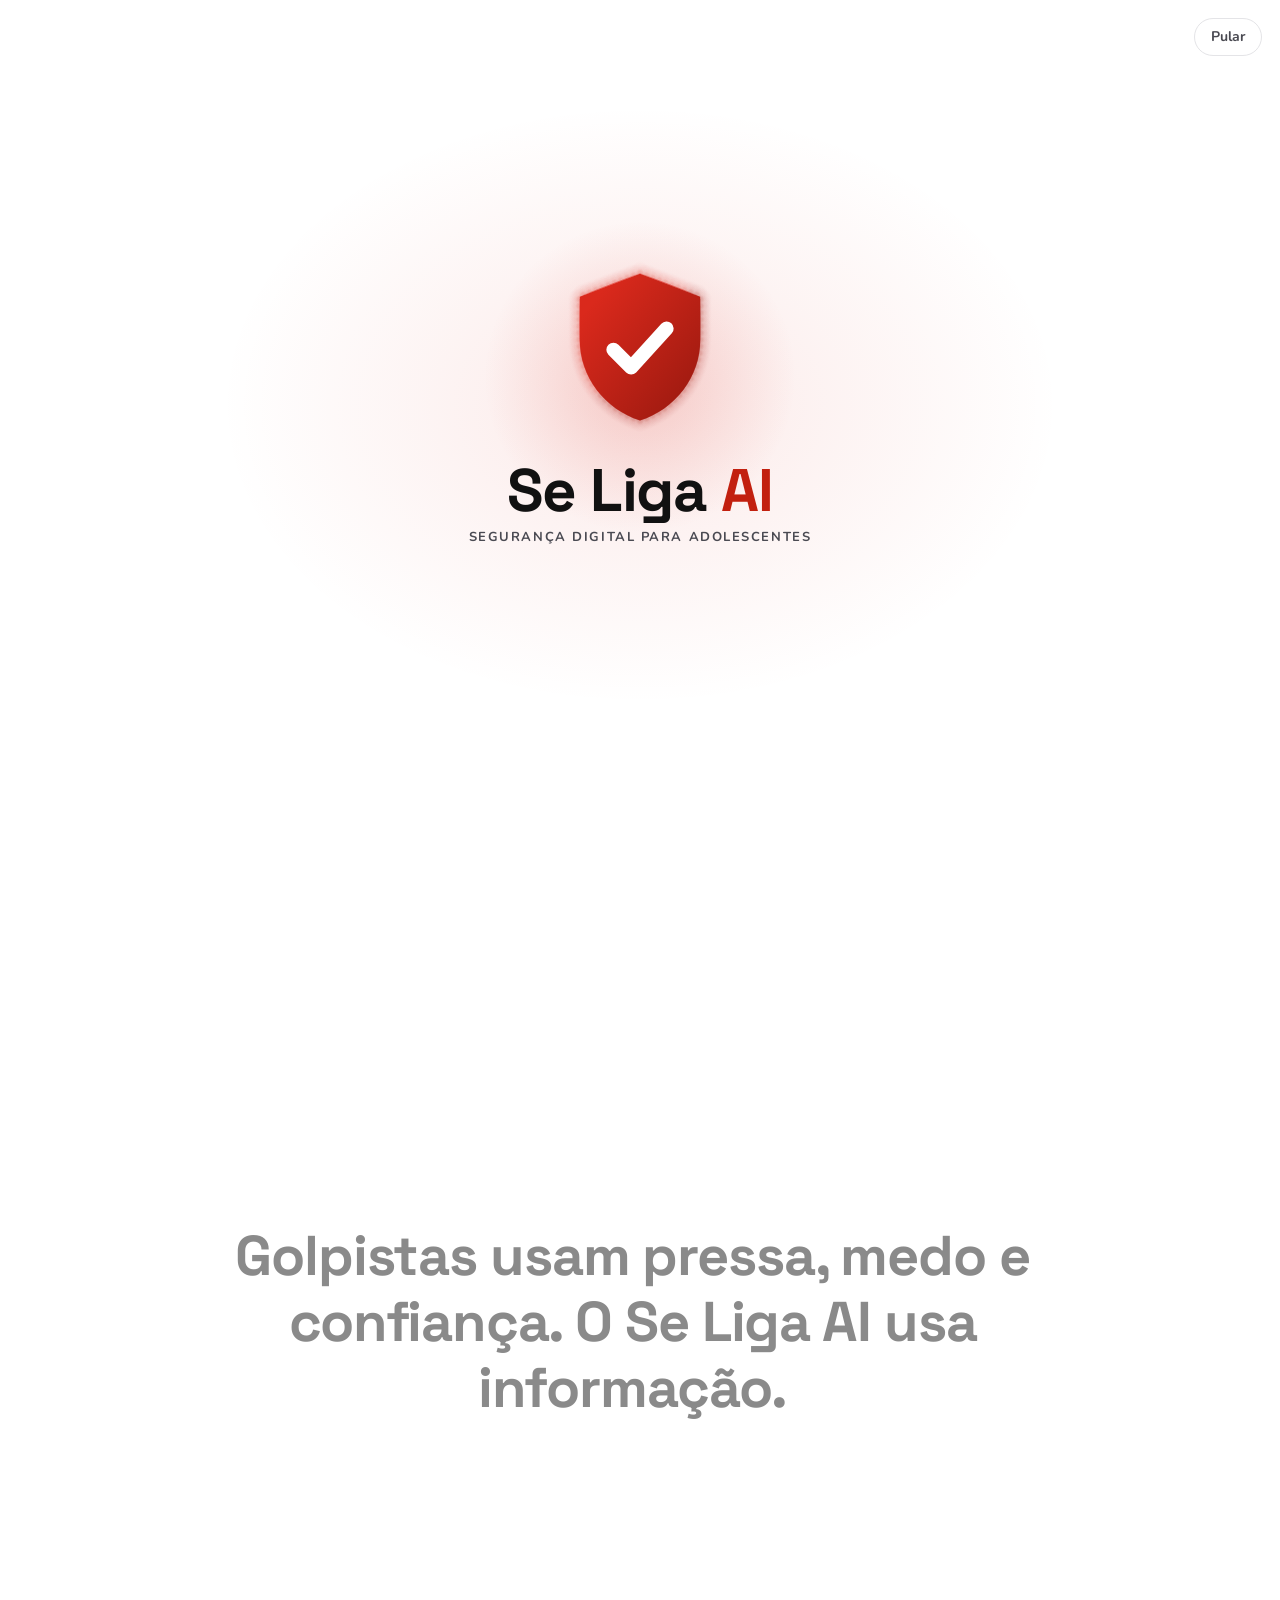
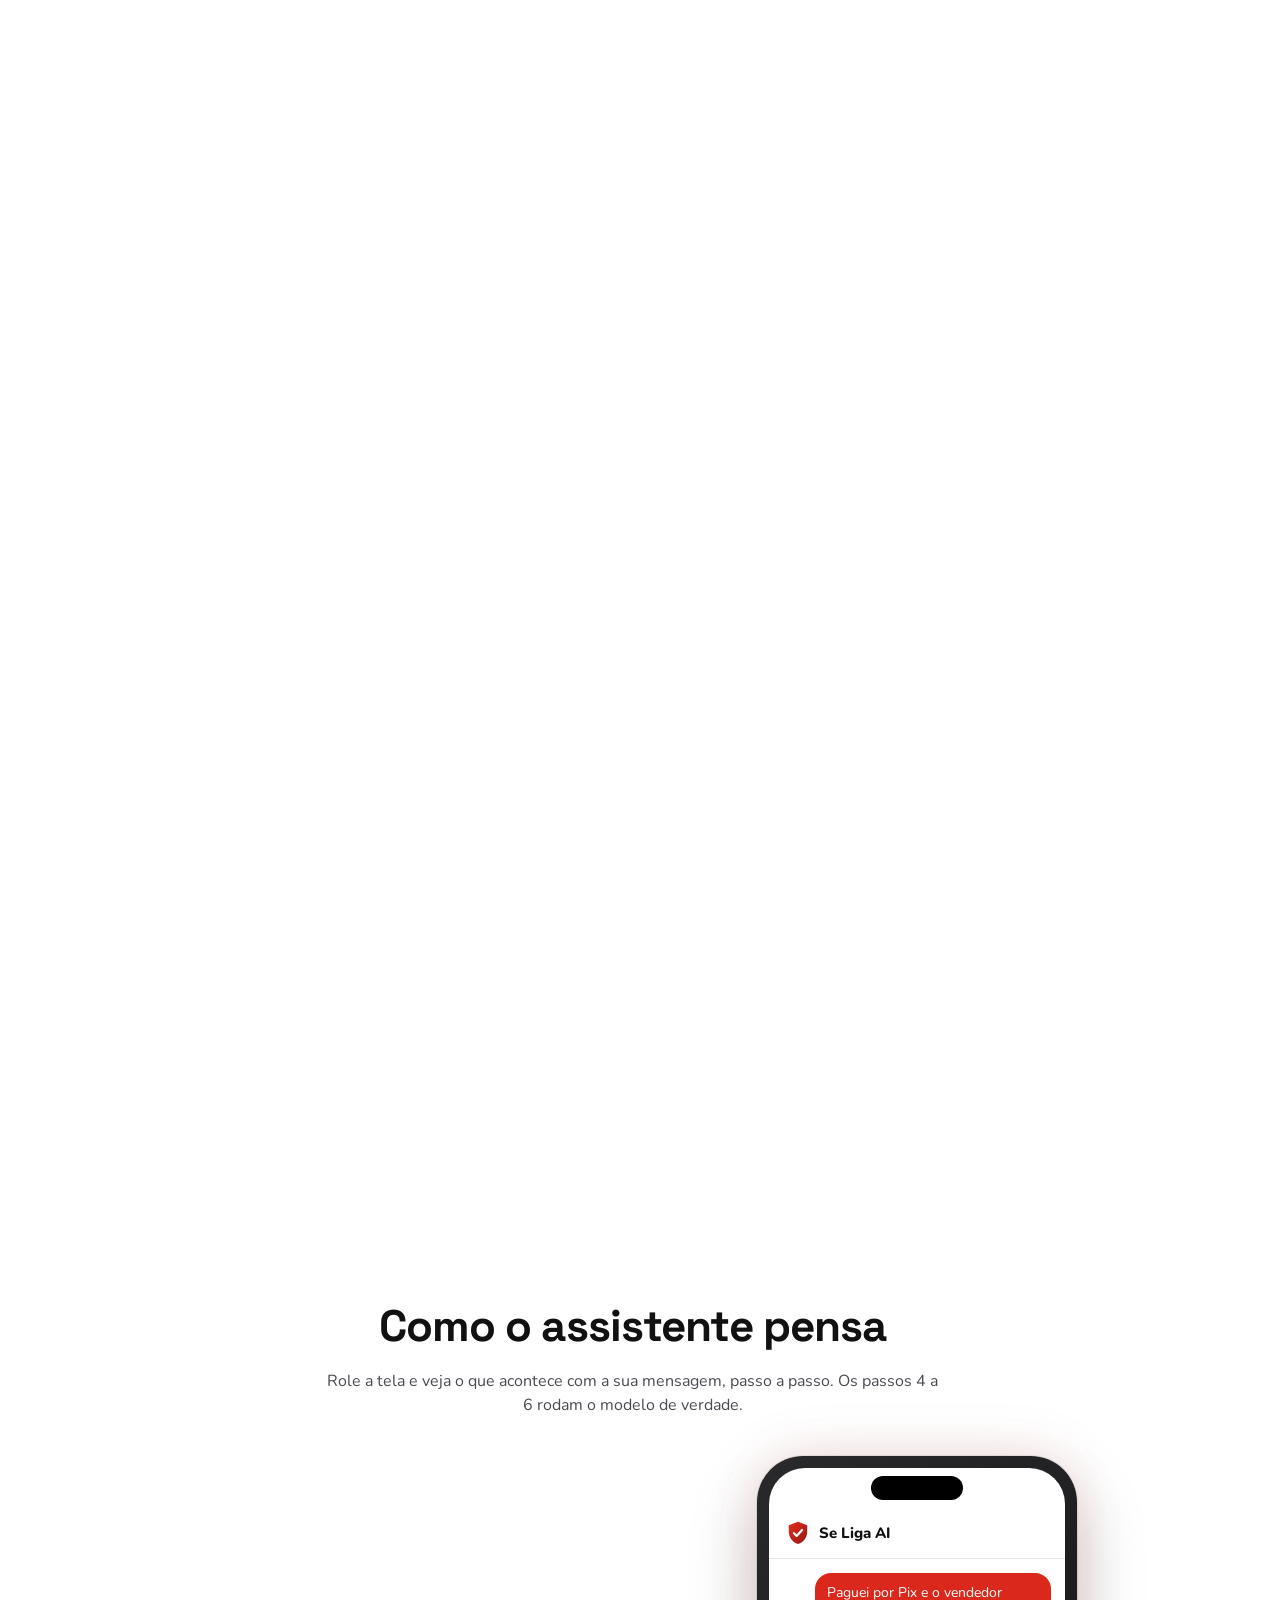
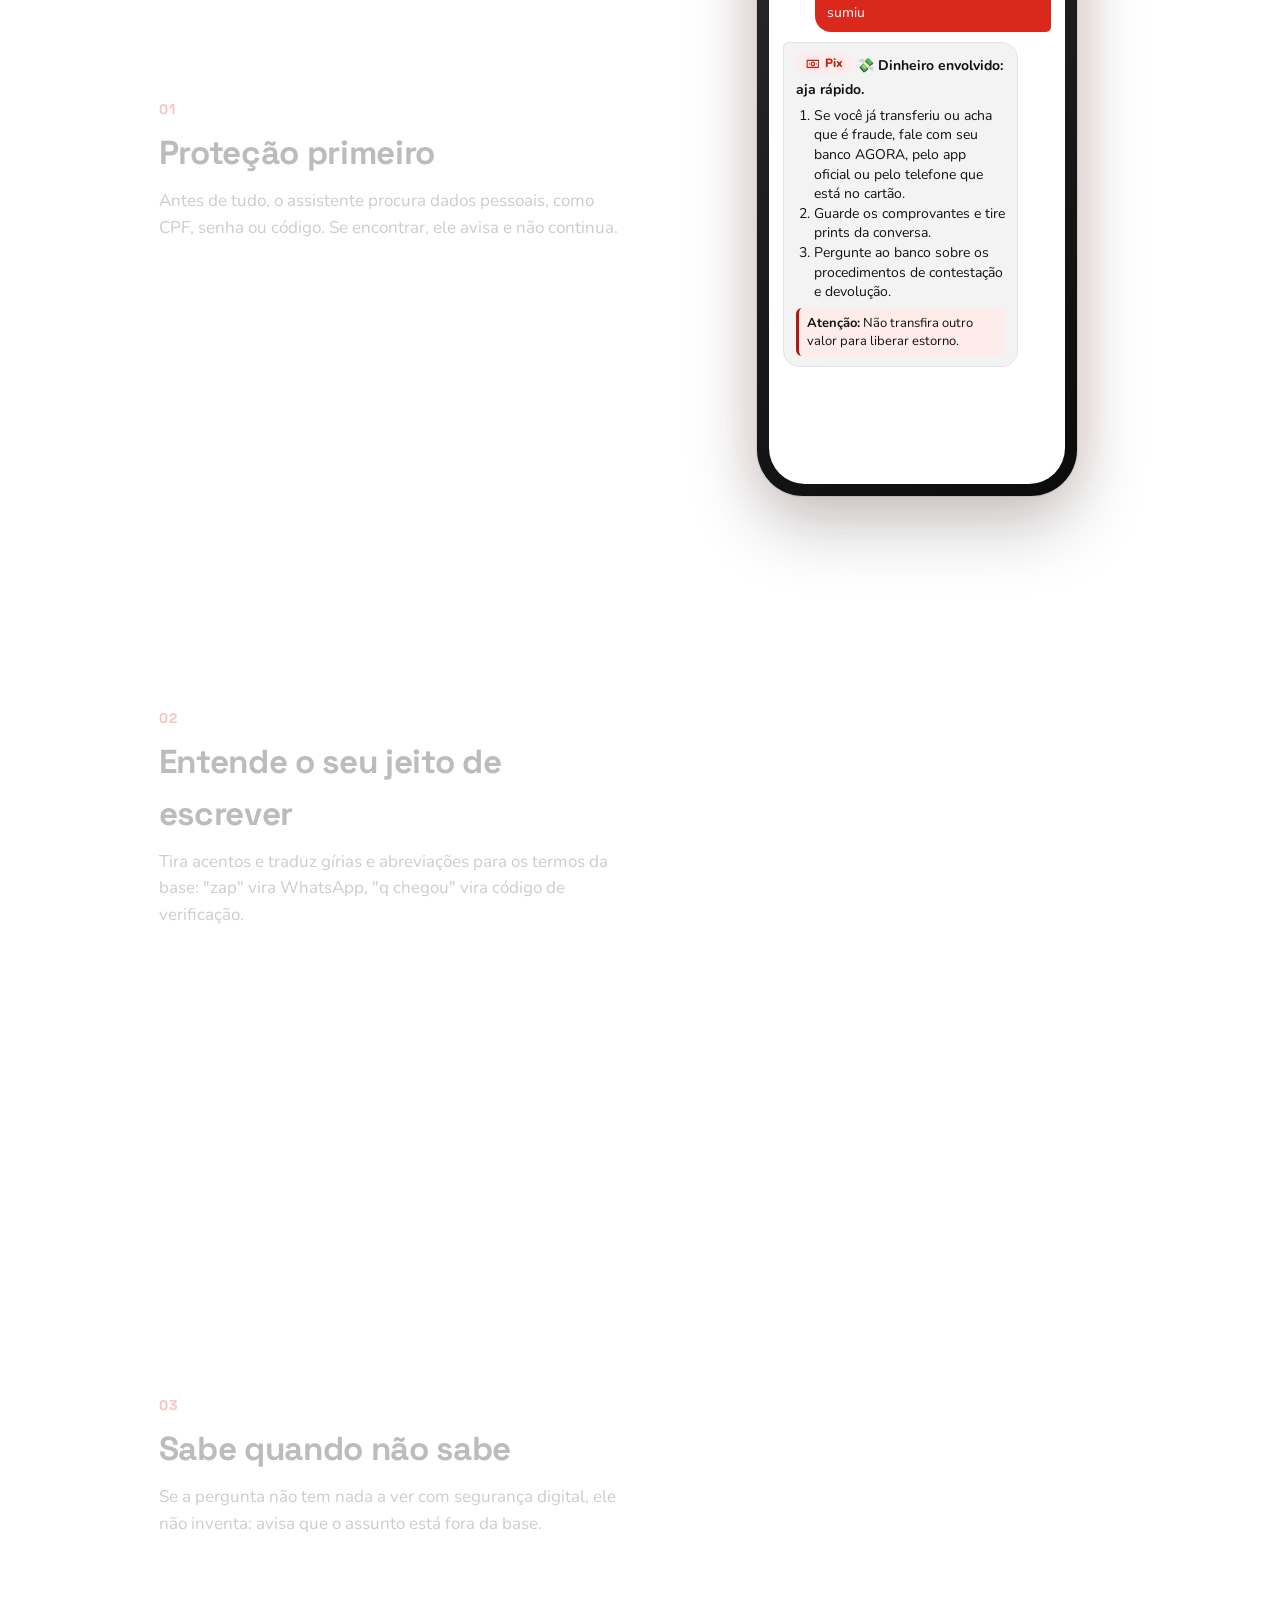
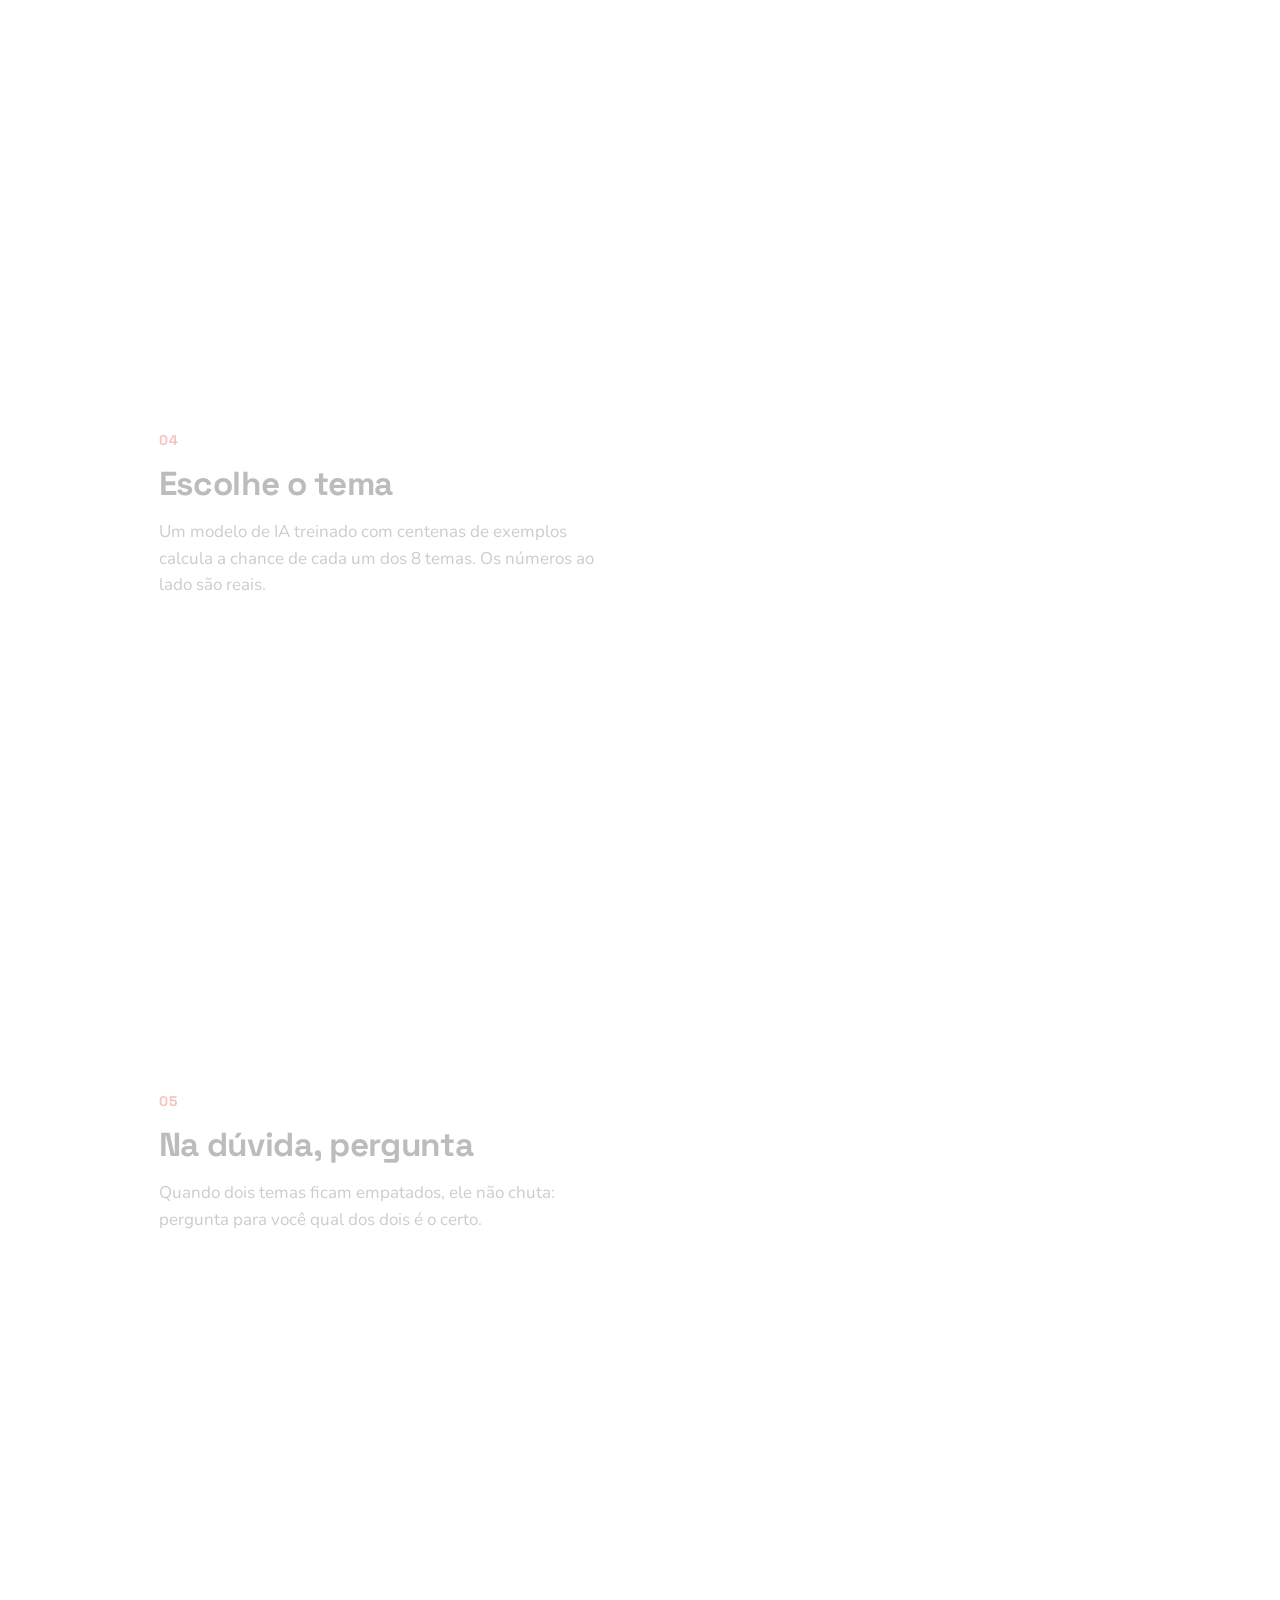
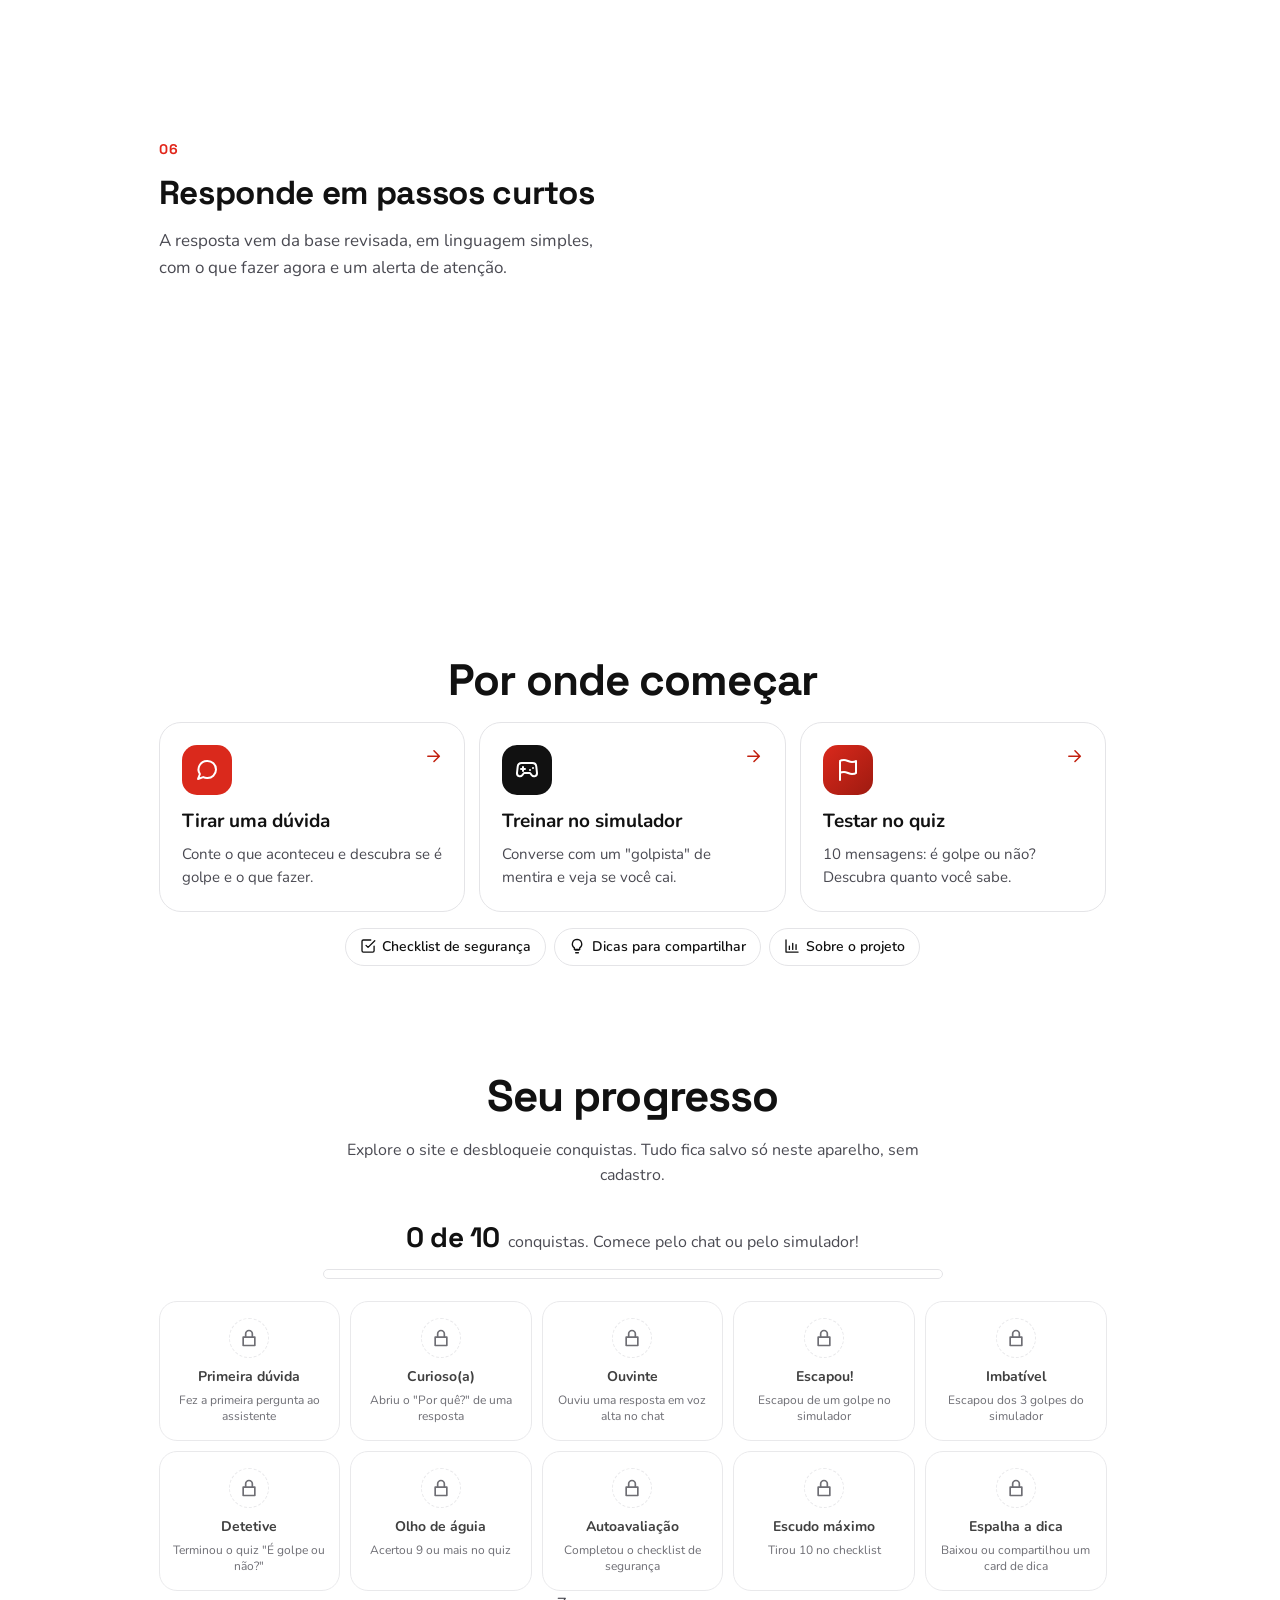
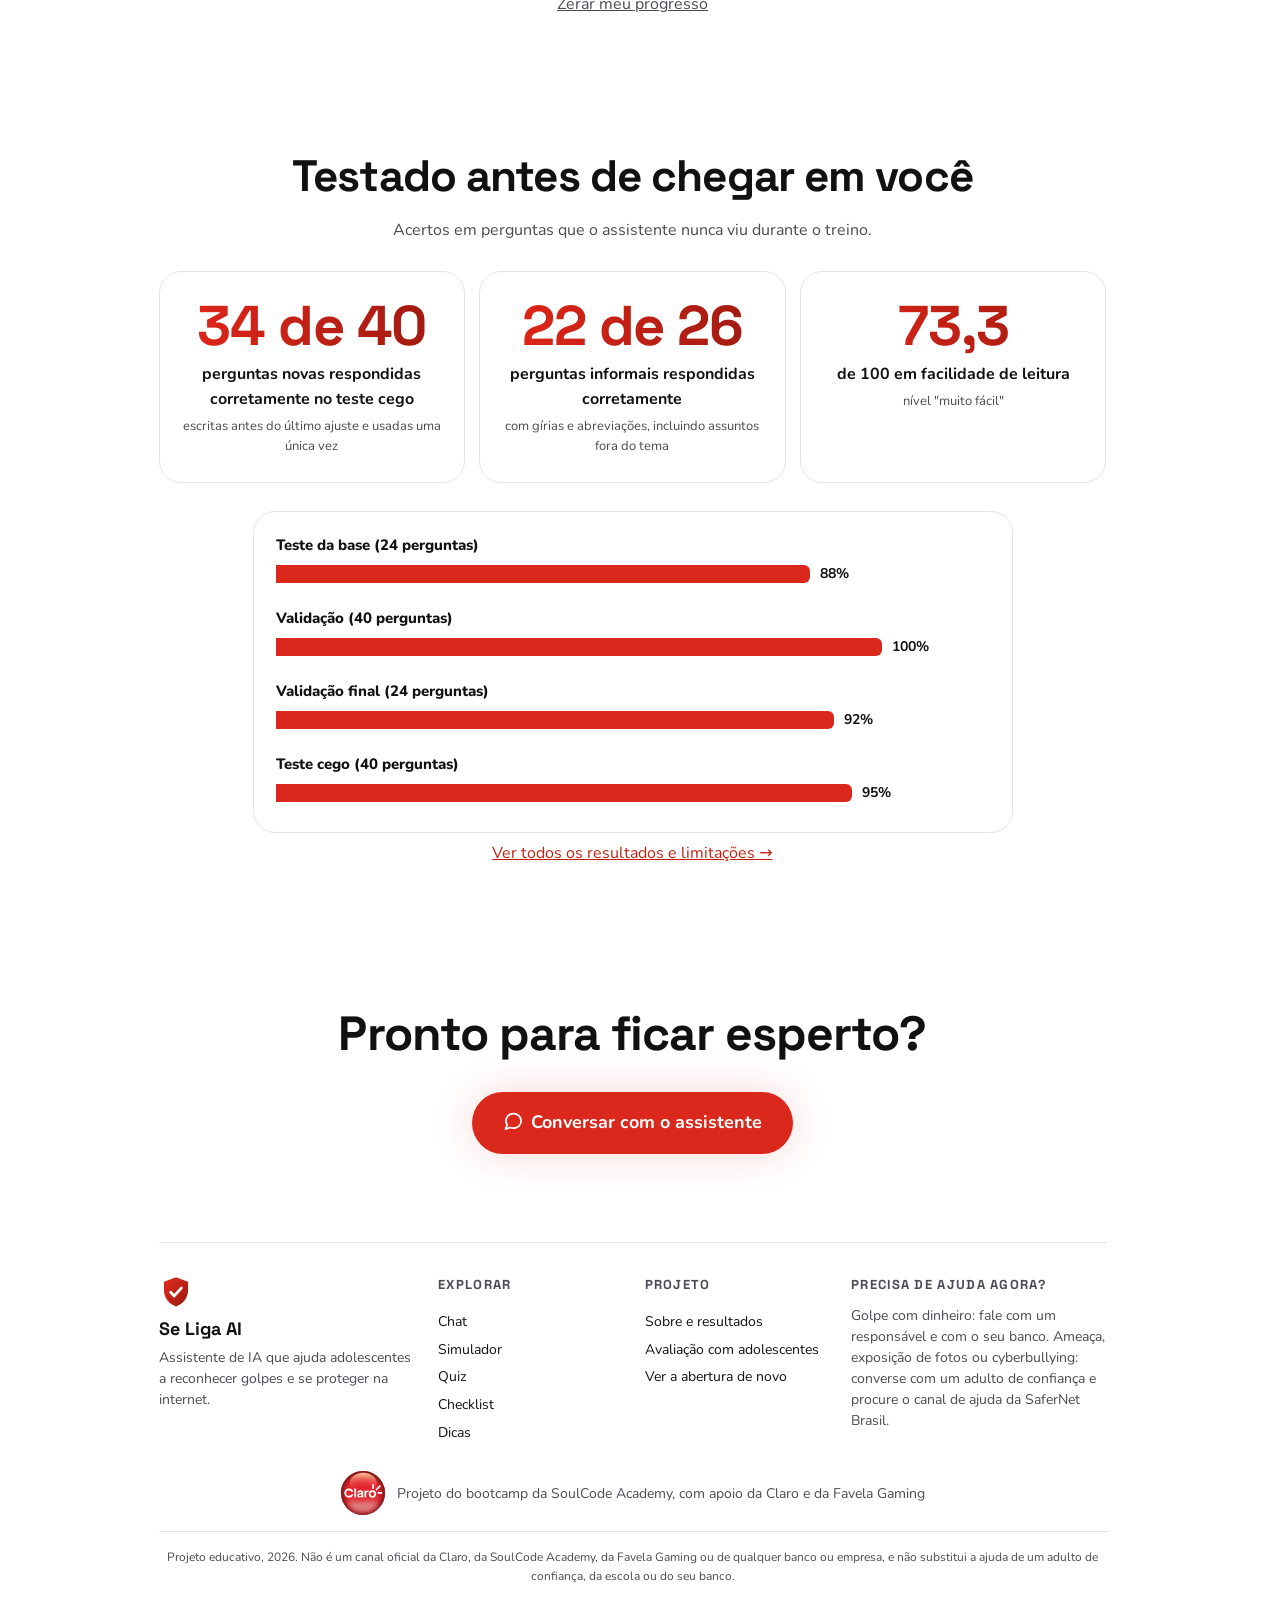
<file: site/index.html>
<!doctype html>
<html lang="pt-BR">
<head>
  <meta charset="utf-8">
  <meta name="viewport" content="width=device-width, initial-scale=1">
  <title>Se Liga AI · Segurança digital para adolescentes</title>
  <meta name="description" content="Assistente educativo que ajuda adolescentes a reconhecer golpes e se proteger na internet.">
  <link rel="icon" href="data:image/svg+xml,%3Csvg xmlns='http://www.w3.org/2000/svg' viewBox='0 0 48 48'%3E%3ClinearGradient id='d' x1='0' y1='0' x2='1' y2='1'%3E%3Cstop offset='.15' stop-color='%23da291c'/%3E%3Cstop offset='.9' stop-color='%239e1a10'/%3E%3C/linearGradient%3E%3Cpath d='M24 3 41 9.5v12.2c0 10.6-7.1 19.6-17 22.8C14.1 41.3 7 32.3 7 21.7V9.5Z' fill='url(%23d)'/%3E%3Cpath d='m16.5 24.5 5 5 10-11' fill='none' stroke='white' stroke-width='4' stroke-linecap='round' stroke-linejoin='round'/%3E%3C/svg%3E">
  <link rel="preconnect" href="https://fonts.googleapis.com">
  <link rel="preconnect" href="https://fonts.gstatic.com" crossorigin>
  <link rel="stylesheet" href="https://fonts.googleapis.com/css2?family=Nunito:wght@400;600;700;800;900&family=Space+Grotesk:wght@500;600;700&display=swap">
  <link rel="stylesheet" href="css/style.css">
  <meta name="theme-color" content="#ffffff">
  <script>/* aplica tema e contraste salvos antes de desenhar, para a tela não piscar */try{var d=document.documentElement;if(localStorage.getItem("fe_tema")==="escuro")d.dataset.tema="escuro";if(localStorage.getItem("fe_contraste")==="alto")d.dataset.contraste="alto"}catch(e){}</script>
  <script>
    // A abertura aparece uma vez por visita (ou sempre, com index.html?abertura). Decidido antes de desenhar a página.
    try {
      if (location.search.includes("abertura") || !sessionStorage.getItem("fe_abertura_vista")) {
        document.documentElement.classList.add("com-abertura");
      }
    } catch (e) { document.documentElement.classList.add("com-abertura"); }
  </script>
</head>
<body data-pagina="inicio" class="pagina-inicio">

  <!-- ===================== Abertura ===================== -->
  <div id="abertura" class="abertura" role="dialog" aria-modal="true" aria-label="Abertura do Se Liga AI">
    <canvas id="abertura-canvas" aria-hidden="true"></canvas>
    <div class="abertura-centro">
      <svg id="abertura-escudo" class="abertura-escudo" viewBox="0 0 48 48" aria-hidden="true">
        <linearGradient id="degrade-abertura" x1="0" y1="0" x2="1" y2="1">
          <stop offset="0.15" stop-color="#da291c"/><stop offset="0.9" stop-color="#9e1a10"/>
        </linearGradient>
        <path d="M24 3 41 9.5v12.2c0 10.6-7.1 19.6-17 22.8C14.1 41.3 7 32.3 7 21.7V9.5Z" fill="url(#degrade-abertura)"/>
        <path class="abertura-check" d="m16.5 24.5 5 5 10-11" fill="none" stroke="#fff" stroke-width="4" stroke-linecap="round" stroke-linejoin="round"/>
      </svg>
      <h1 id="abertura-titulo" class="abertura-titulo" aria-label="Se Liga AI"></h1>
      <p class="abertura-sub">Segurança digital para adolescentes</p>
      <button id="abertura-entrar" class="abertura-entrar" type="button">Entrar <span data-icone="seta"></span></button>
    </div>
    <button id="abertura-pular" class="abertura-pular" type="button">Pular</button>
  </div>

  <div class="casca">
    <div id="topo-site"></div>

    <main id="conteudo">
      <!-- ===================== Capa ===================== -->
      <section class="capa-escura">
        <div class="capa-texto">
          <p class="sobretitulo revelar">Assistente de IA · Segurança digital</p>
          <h1 class="revelar">Golpe na internet<br><span class="texto-degrade">não avisa que é golpe.</span></h1>
          <p class="revelar">O Se Liga AI te ajuda a reconhecer golpes no WhatsApp, links falsos, Pix suspeito e outros riscos,
            e diz o que fazer, do jeito que você fala.</p>
          <form id="pergunta-rapida" class="entrada capa-entrada revelar" autocomplete="off">
            <label for="pergunta-inicio" class="sr-only">Conte o que aconteceu</label>
            <input id="pergunta-inicio" type="text" maxlength="300" placeholder="Ex.: um cara no zap pediu o código do meu celular" required>
            <button type="submit" class="enviar" aria-label="Perguntar ao assistente">
              <svg viewBox="0 0 24 24" aria-hidden="true"><path d="M3 20.5 21 12 3 3.5l3 8.5-3 8.5Zm3-8.5h8"/></svg>
            </button>
          </form>
          <p class="capa-aviso revelar"><span data-icone="cadeado"></span> Nunca escreva senha, CPF ou códigos. Nada do que você escreve é salvo.</p>
        </div>
        <div class="capa-escudo" id="capa-escudo" aria-hidden="true"></div>
        <a class="rolar-dica" href="#frase" aria-label="Rolar para saber mais"><span></span></a>
      </section>

      <!-- ===================== Frase que acende ===================== -->
      <section id="frase" class="frase-acende" aria-label="Golpistas usam pressa, medo e confiança. O Se Liga AI usa informação.">
        <div class="frase-fixa">
          <p id="frase-texto" aria-hidden="true">Golpistas usam <em class="perigo">pressa,</em> <em class="perigo">medo</em> e <em class="perigo">confiança.</em>
            O Se Liga AI usa <em class="solucao">informação.</em></p>
        </div>
      </section>

      <!-- ===================== Como funciona (celular fixo) ===================== -->
      <section class="historia" aria-labelledby="titulo-historia">
        <h2 id="titulo-historia" class="titulo-secao revelar">Como o assistente pensa</h2>
        <p class="subtitulo-secao revelar">Role a tela e veja o que acontece com a sua mensagem, passo a passo. Os passos 4 a 6 rodam o modelo de verdade.</p>
        <div class="historia-grade">
          <div class="historia-passos">
            <article class="passo-historia" data-passo="1">
              <span class="numero-passo">01</span>
              <h3>Proteção primeiro</h3>
              <p>Antes de tudo, o assistente procura dados pessoais, como CPF, senha ou código. Se encontrar, ele avisa e não continua.</p>
            </article>
            <article class="passo-historia" data-passo="2">
              <span class="numero-passo">02</span>
              <h3>Entende o seu jeito de escrever</h3>
              <p>Tira acentos e traduz gírias e abreviações para os termos da base: "zap" vira WhatsApp, "q chegou" vira código de verificação.</p>
            </article>
            <article class="passo-historia" data-passo="3">
              <span class="numero-passo">03</span>
              <h3>Sabe quando não sabe</h3>
              <p>Se a pergunta não tem nada a ver com segurança digital, ele não inventa: avisa que o assunto está fora da base.</p>
            </article>
            <article class="passo-historia" data-passo="4">
              <span class="numero-passo">04</span>
              <h3>Escolhe o tema</h3>
              <p>Um modelo de IA treinado com centenas de exemplos calcula a chance de cada um dos 8 temas. Os números ao lado são reais.</p>
            </article>
            <article class="passo-historia" data-passo="5">
              <span class="numero-passo">05</span>
              <h3>Na dúvida, pergunta</h3>
              <p>Quando dois temas ficam empatados, ele não chuta: pergunta para você qual dos dois é o certo.</p>
            </article>
            <article class="passo-historia" data-passo="6">
              <span class="numero-passo">06</span>
              <h3>Responde em passos curtos</h3>
              <p>A resposta vem da base revisada, em linguagem simples, com o que fazer agora e um alerta de atenção.</p>
            </article>
          </div>
          <div class="historia-celular">
            <div class="celular-moldura">
              <div class="celular-notch" aria-hidden="true"></div>
              <div id="celular-telas" class="celular-telas" aria-live="polite"></div>
            </div>
          </div>
        </div>
      </section>

      <!-- ===================== Atalhos ===================== -->
      <section class="secao-escura" aria-labelledby="titulo-comecar">
        <h2 id="titulo-comecar" class="titulo-secao revelar">Por onde começar</h2>
        <div class="atalhos">
          <a class="atalho revelar" href="chat.html">
            <span class="atalho-icone" data-icone="chat"></span>
            <strong>Tirar uma dúvida</strong>
            <span>Conte o que aconteceu e descubra se é golpe e o que fazer.</span>
            <span class="atalho-seta" data-icone="seta"></span>
          </a>
          <a class="atalho revelar" href="simulador.html">
            <span class="atalho-icone" data-icone="simulador"></span>
            <strong>Treinar no simulador</strong>
            <span>Converse com um "golpista" de mentira e veja se você cai.</span>
            <span class="atalho-seta" data-icone="seta"></span>
          </a>
          <a class="atalho revelar" href="quiz.html">
            <span class="atalho-icone" data-icone="quiz"></span>
            <strong>Testar no quiz</strong>
            <span>10 mensagens: é golpe ou não? Descubra quanto você sabe.</span>
            <span class="atalho-seta" data-icone="seta"></span>
          </a>
        </div>
        <div class="atalhos-menores revelar">
          <a class="chip" href="checklist.html"><span data-icone="checklist"></span>Checklist de segurança</a>
          <a class="chip" href="dicas.html"><span data-icone="dicas"></span>Dicas para compartilhar</a>
          <a class="chip" href="sobre.html"><span data-icone="sobre"></span>Sobre o projeto</a>
        </div>
      </section>

      <!-- ===================== Seu progresso (conquistas) ===================== -->
      <section class="secao-escura" aria-labelledby="titulo-progresso">
        <h2 id="titulo-progresso" class="titulo-secao revelar">Seu progresso</h2>
        <p class="subtitulo-secao revelar">Explore o site e desbloqueie conquistas. Tudo fica salvo só neste aparelho, sem cadastro.</p>
        <div class="progresso-geral revelar">
          <div class="progresso-texto"><strong id="progresso-numero"></strong><span id="progresso-frase"></span></div>
          <div class="progresso-trilho" aria-hidden="true"><div id="progresso-barra"></div></div>
        </div>
        <div id="medalhas" class="medalhas"></div>
        <p class="subtitulo-secao"><button type="button" id="zerar-progresso" class="link">Zerar meu progresso</button></p>
      </section>

      <!-- ===================== Números ===================== -->
      <section class="secao-escura" aria-labelledby="titulo-numeros">
        <h2 id="titulo-numeros" class="titulo-secao revelar">Testado antes de chegar em você</h2>
        <p class="subtitulo-secao revelar">Acertos em perguntas que o assistente nunca viu durante o treino.</p>
        <div id="numeros" class="numeros"></div>
        <div class="painel-barras revelar">
          <div id="barras" class="barras"></div>
        </div>
        <p class="subtitulo-secao revelar"><a href="sobre.html">Ver todos os resultados e limitações →</a></p>
      </section>

      <!-- ===================== Chamada final ===================== -->
      <section class="chamada-final revelar">
        <h2>Pronto para ficar esperto?</h2>
        <a class="botao-principal botao-grande" href="chat.html"><span data-icone="chat"></span>Conversar com o assistente</a>
      </section>
    </main>

  </div>

  <script src="js/comum.js" defer></script>
  <script src="js/formatar.js" defer></script>
  <script src="js/metricas.js" defer></script>
  <!-- modelo.js (780 KB) e assistente.js são carregados depois, pelo inicio.js, só para o celular da história -->
  <script src="js/abertura.js" defer></script>
  <script src="js/inicio.js" defer></script>
</body>
</html>
</file>
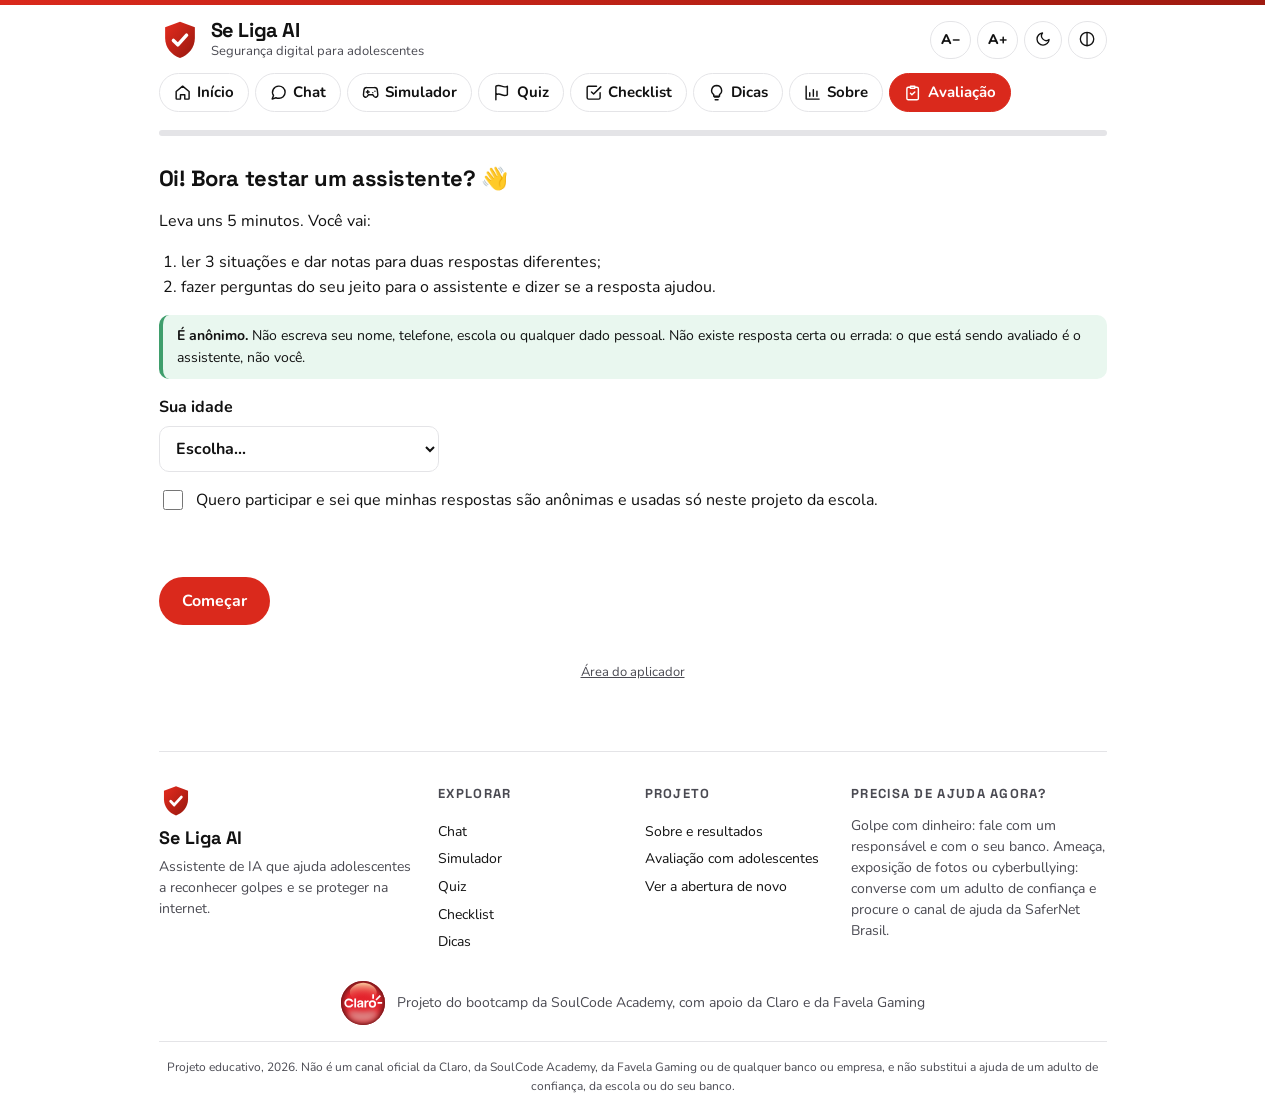
<file: site/avaliacao.html>
<!doctype html>
<html lang="pt-BR">
<head>
  <meta charset="utf-8">
  <meta name="viewport" content="width=device-width, initial-scale=1">
  <title>Se Liga AI · Avaliação</title>
  <meta name="description" content="Avaliação do assistente de segurança digital com adolescentes.">
  <link rel="icon" href="data:image/svg+xml,%3Csvg xmlns='http://www.w3.org/2000/svg' viewBox='0 0 48 48'%3E%3ClinearGradient id='d' x1='0' y1='0' x2='1' y2='1'%3E%3Cstop offset='.15' stop-color='%23da291c'/%3E%3Cstop offset='.9' stop-color='%239e1a10'/%3E%3C/linearGradient%3E%3Cpath d='M24 3 41 9.5v12.2c0 10.6-7.1 19.6-17 22.8C14.1 41.3 7 32.3 7 21.7V9.5Z' fill='url(%23d)'/%3E%3Cpath d='m16.5 24.5 5 5 10-11' fill='none' stroke='white' stroke-width='4' stroke-linecap='round' stroke-linejoin='round'/%3E%3C/svg%3E">
  <link rel="preconnect" href="https://fonts.googleapis.com">
  <link rel="preconnect" href="https://fonts.gstatic.com" crossorigin>
  <link rel="stylesheet" href="https://fonts.googleapis.com/css2?family=Nunito:wght@400;600;700;800;900&family=Space+Grotesk:wght@500;600;700&display=swap">
  <link rel="stylesheet" href="css/style.css">
  <meta name="theme-color" content="#ffffff">
  <script>/* aplica tema e contraste salvos antes de desenhar, para a tela não piscar */try{var d=document.documentElement;if(localStorage.getItem("fe_tema")==="escuro")d.dataset.tema="escuro";if(localStorage.getItem("fe_contraste")==="alto")d.dataset.contraste="alto"}catch(e){}</script>
</head>
<body data-pagina="avaliacao">
  <div class="casca">
    <div id="topo-site"></div>

    <main id="conteudo">
    <h1 class="sr-only">Avaliação do Se Liga AI</h1>
    <div class="progresso" aria-hidden="true"><div id="barra"></div></div>

    <!-- Tela inicial -->
    <section id="tela-inicio" class="tela">
      <h2>Oi! Bora testar um assistente? 👋</h2>
      <p>Leva uns 5 minutos. Você vai:</p>
      <ol>
        <li>ler 3 situações e dar notas para duas respostas diferentes;</li>
        <li>fazer perguntas do seu jeito para o assistente e dizer se a resposta ajudou.</li>
      </ol>
      <div class="aviso">
        <strong>É anônimo.</strong> Não escreva seu nome, telefone, escola ou qualquer dado pessoal.
        Não existe resposta certa ou errada: o que está sendo avaliado é o assistente, não você.
      </div>
      <label class="campo">
        <span>Sua idade</span>
        <select id="faixa">
          <option value="">Escolha...</option>
          <option value="ate_12">até 12 anos</option>
          <option value="13_14">13 a 14 anos</option>
          <option value="15_17">15 a 17 anos</option>
          <option value="18_mais">18 anos ou mais</option>
        </select>
      </label>
      <label class="confirmar">
        <input type="checkbox" id="concordo">
        <span>Quero participar e sei que minhas respostas são anônimas e usadas só neste projeto da escola.</span>
      </label>
      <p id="erro-inicio" class="erro" role="alert"></p>
      <button id="comecar" class="botao-principal" type="button">Começar</button>
    </section>

    <!-- Comparação de respostas -->
    <section id="tela-comparacao" class="tela" hidden>
      <p class="passo" id="passo-comparacao"></p>
      <h2 id="situacao"></h2>
      <p class="instrucao">Leia as duas respostas e dê uma nota para cada uma.</p>
      <div id="respostas" class="duas-colunas"></div>
      <fieldset class="escolha">
        <legend>Qual resposta te ajudaria mais nessa situação?</legend>
        <div class="opcoes">
          <label><input type="radio" name="preferida" value="A"> Resposta A</label>
          <label><input type="radio" name="preferida" value="B"> Resposta B</label>
        </div>
      </fieldset>
      <p id="erro-comparacao" class="erro" role="alert"></p>
      <button id="proxima" class="botao-principal" type="button">Próxima</button>
    </section>

    <!-- Perguntas livres -->
    <section id="tela-perguntas" class="tela" hidden>
      <p class="passo">Última parte</p>
      <h2>Agora pergunte do seu jeito</h2>
      <p class="instrucao">
        Pense numa situação que você ou alguém que você conhece já viveu na internet (golpe, link estranho,
        senha, fake news...) e pergunte. Faça até 3 perguntas. <strong>Sem dados pessoais.</strong>
      </p>
      <form id="form-pergunta" class="entrada" autocomplete="off">
        <label for="pergunta-livre" class="sr-only">Sua pergunta</label>
        <input id="pergunta-livre" type="text" maxlength="300" placeholder="Escreva como você escreveria no chat..." required>
        <button type="submit" class="enviar" aria-label="Enviar pergunta">
          <svg viewBox="0 0 24 24" aria-hidden="true"><path d="M3 20.5 21 12 3 3.5l3 8.5-3 8.5Zm3-8.5h8"/></svg>
        </button>
      </form>
      <div id="resposta-livre"></div>
      <p id="contador-perguntas" class="instrucao"></p>
      <button id="terminar" class="botao-secundario" type="button">Terminar</button>
    </section>

    <!-- Fim -->
    <section id="tela-fim" class="tela" hidden>
      <h2>Valeu demais! 💜</h2>
      <p>Suas respostas foram salvas. Pode devolver o aparelho para quem está aplicando o teste.</p>
      <button id="proximo-participante" class="botao-principal" type="button">Próximo participante</button>
    </section>

    <!-- Área do aplicador -->
    <section id="tela-aplicador" class="tela" hidden>
      <h2>Área do aplicador</h2>
      <p id="resumo-aplicador"></p>
      <p class="instrucao">
        Os resultados ficam salvos só neste navegador. Baixe os dois arquivos e coloque-os na pasta do notebook
        (seção 9) para analisar.
      </p>
      <div class="botoes">
        <button id="baixar-comparacoes" class="botao-principal" type="button">Baixar avaliacao_comparacoes.csv</button>
        <button id="baixar-perguntas" class="botao-principal" type="button">Baixar avaliacao_perguntas.csv</button>
      </div>
      <div class="botoes">
        <button id="voltar-inicio" class="botao-secundario" type="button">Voltar para o início</button>
        <button id="apagar" class="botao-perigo" type="button">Apagar todos os resultados</button>
      </div>
      <p id="aviso-armazenamento" class="erro" role="alert"></p>
    </section>

    </main>

    <footer class="rodape">
      <button id="abrir-aplicador" class="link" type="button">Área do aplicador</button>
    </footer>
  </div>

  <script src="js/comum.js" defer></script>
  <script src="js/modelo.js" defer></script>
  <script src="js/assistente.js" defer></script>
  <script src="js/formatar.js" defer></script>
  <script src="js/avaliacao.js" defer></script>
</body>
</html>
</file>
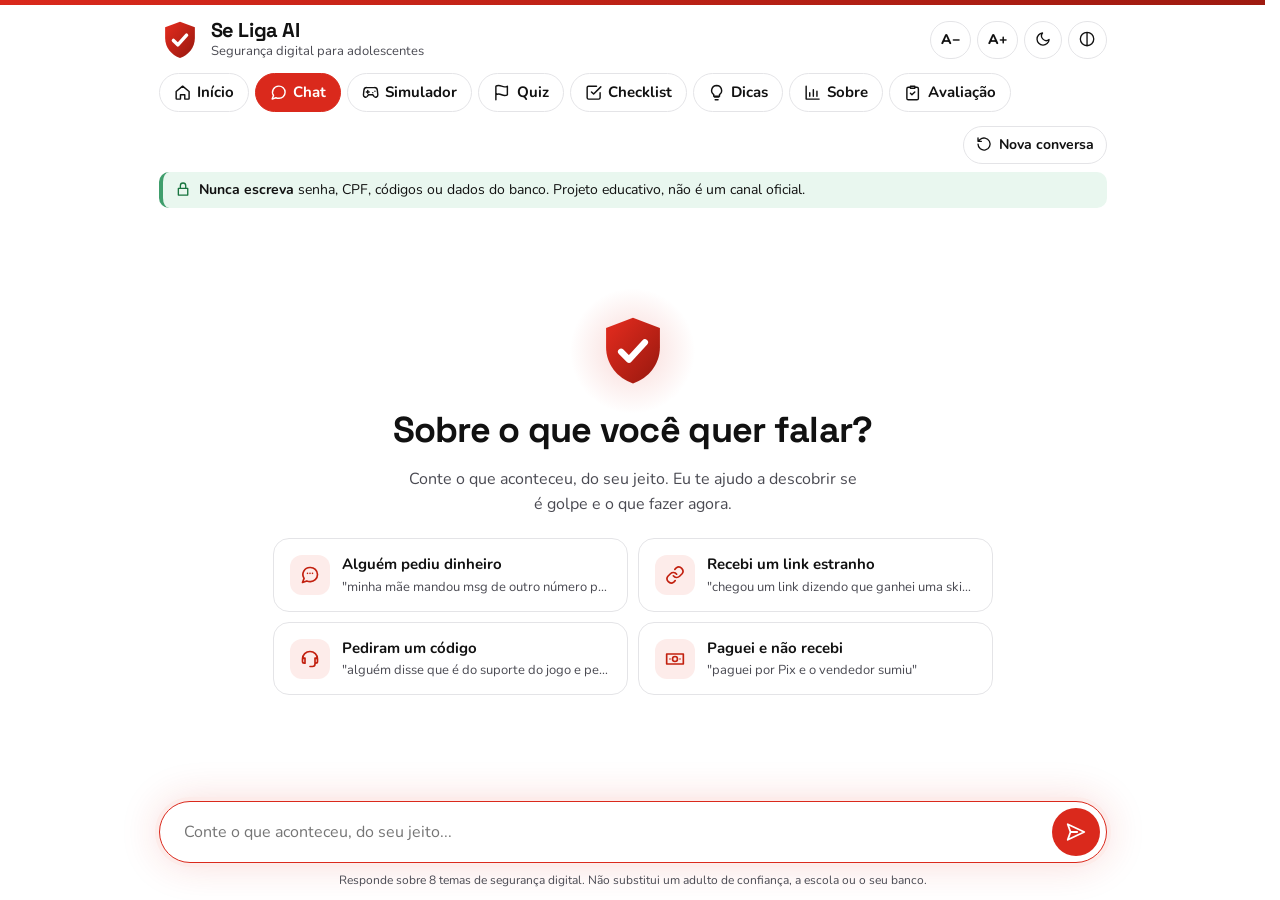
<file: site/chat.html>
<!doctype html>
<html lang="pt-BR">
<head>
  <meta charset="utf-8">
  <meta name="viewport" content="width=device-width, initial-scale=1">
  <title>Se Liga AI · Chat</title>
  <meta name="description" content="Assistente educativo de segurança digital para adolescentes.">
  <link rel="icon" href="data:image/svg+xml,%3Csvg xmlns='http://www.w3.org/2000/svg' viewBox='0 0 48 48'%3E%3ClinearGradient id='d' x1='0' y1='0' x2='1' y2='1'%3E%3Cstop offset='.15' stop-color='%23da291c'/%3E%3Cstop offset='.9' stop-color='%239e1a10'/%3E%3C/linearGradient%3E%3Cpath d='M24 3 41 9.5v12.2c0 10.6-7.1 19.6-17 22.8C14.1 41.3 7 32.3 7 21.7V9.5Z' fill='url(%23d)'/%3E%3Cpath d='m16.5 24.5 5 5 10-11' fill='none' stroke='white' stroke-width='4' stroke-linecap='round' stroke-linejoin='round'/%3E%3C/svg%3E">
  <link rel="preconnect" href="https://fonts.googleapis.com">
  <link rel="preconnect" href="https://fonts.gstatic.com" crossorigin>
  <link rel="stylesheet" href="https://fonts.googleapis.com/css2?family=Nunito:wght@400;600;700;800;900&family=Space+Grotesk:wght@500;600;700&display=swap">
  <link rel="stylesheet" href="css/style.css">
  <meta name="theme-color" content="#ffffff">
  <script>/* aplica tema e contraste salvos antes de desenhar, para a tela não piscar */try{var d=document.documentElement;if(localStorage.getItem("fe_tema")==="escuro")d.dataset.tema="escuro";if(localStorage.getItem("fe_contraste")==="alto")d.dataset.contraste="alto"}catch(e){}</script>
</head>
<body class="pagina-chat" data-pagina="chat" data-rodape="nao">
  <div class="casca">
    <div id="topo-site"></div>

    <div class="barra-chat">
      <button id="limpar" class="botao-icone" type="button" aria-label="Nova conversa" title="Nova conversa">
        <span data-icone="recomecar"></span><span class="rotulo-largo">Nova conversa</span>
      </button>
    </div>

    <div id="aviso-chat" class="aviso aviso-chat" role="note">
      <span data-icone="cadeado"></span>
      <span><strong>Nunca escreva</strong> senha, CPF, códigos ou dados do banco. Projeto educativo, não é um canal oficial.</span>
    </div>

    <main id="conteudo" class="conversa" aria-live="polite" aria-label="Conversa com o assistente"></main>

    <section class="sugestoes" aria-label="Sugestões de perguntas">
      <div id="chips" class="chips"></div>
    </section>

    <form id="formulario" class="entrada" autocomplete="off">
      <label for="pergunta" class="sr-only">Escreva sua dúvida</label>
      <input id="pergunta" type="text" maxlength="300" placeholder="Conte o que aconteceu, do seu jeito..." required>
      <button type="submit" class="enviar" aria-label="Enviar pergunta">
        <svg viewBox="0 0 24 24" aria-hidden="true"><path d="M3 20.5 21 12 3 3.5l3 8.5-3 8.5Zm3-8.5h8"/></svg>
      </button>
    </form>

    <footer class="rodape rodape-chat">
      Responde sobre 8 temas de segurança digital. Não substitui um adulto de confiança, a escola ou o seu banco.
    </footer>
  </div>

  <script src="js/comum.js" defer></script>
  <script src="js/formatar.js" defer></script>
  <script src="js/app.js" defer></script>
</body>
</html>
</file>
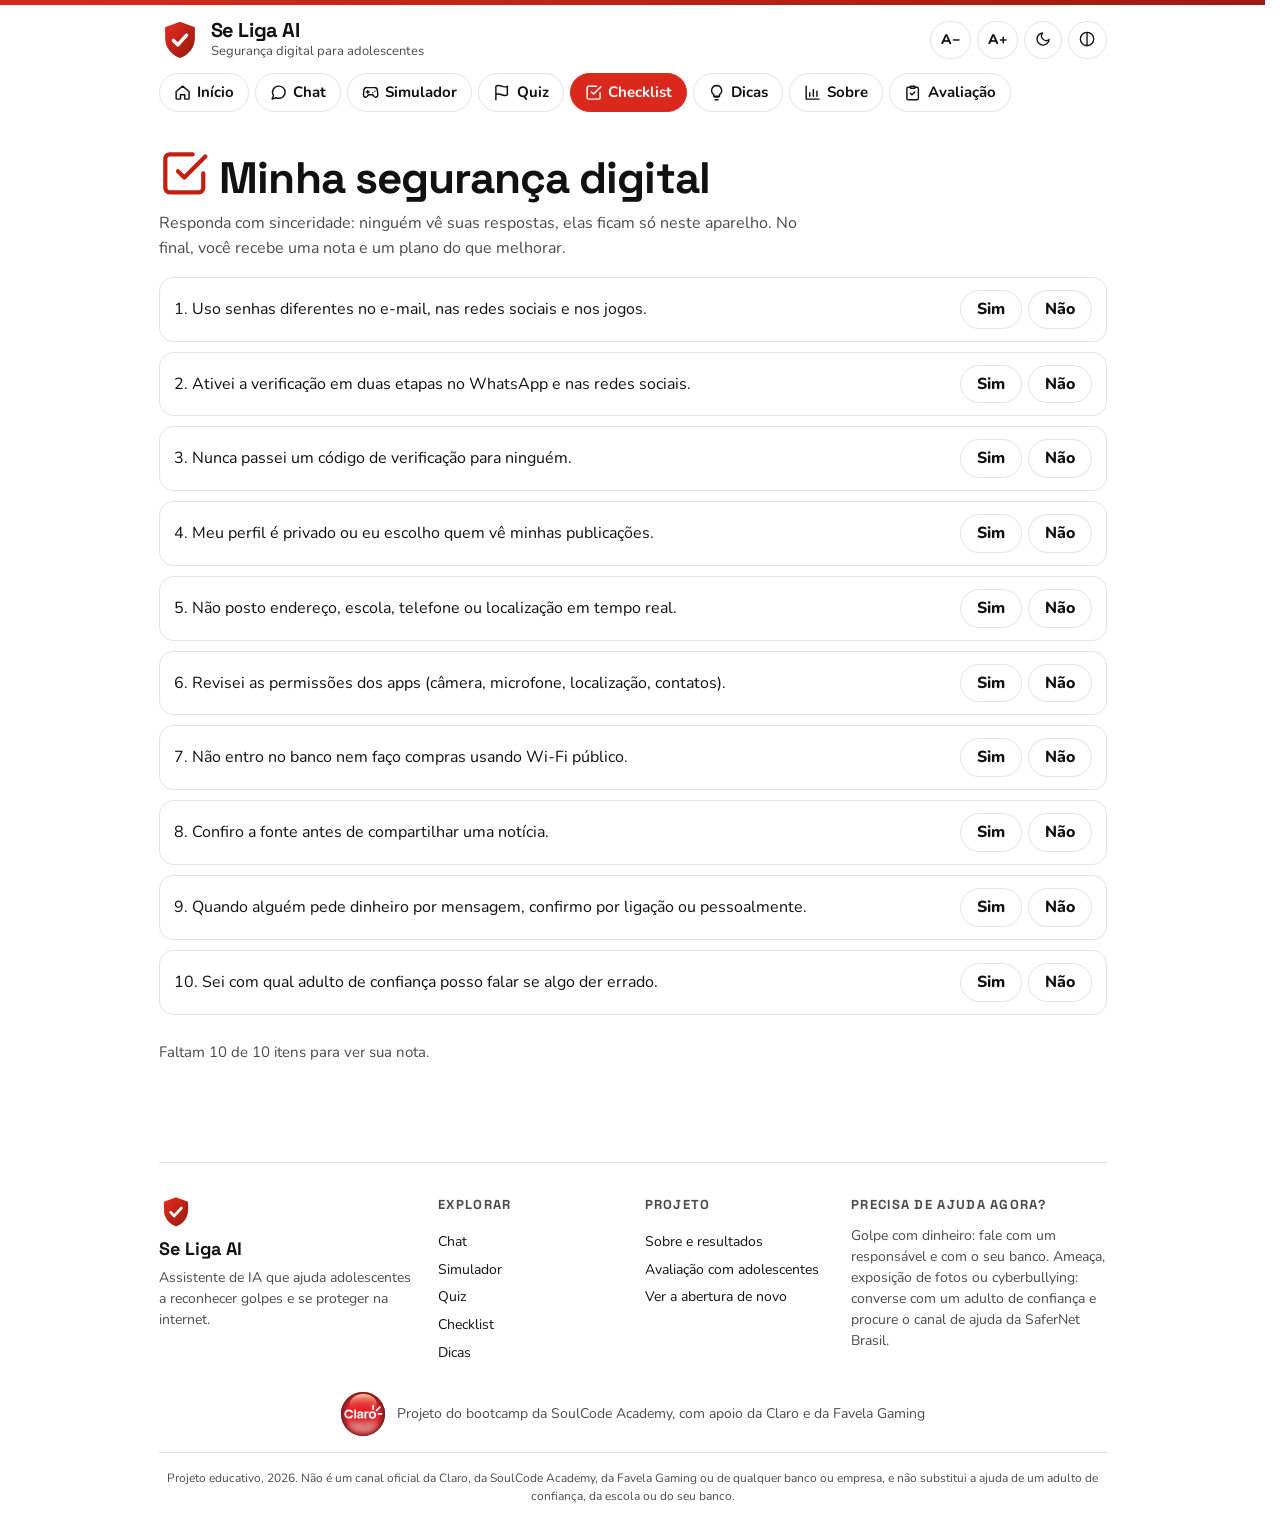
<file: site/checklist.html>
<!doctype html>
<html lang="pt-BR">
<head>
  <meta charset="utf-8">
  <meta name="viewport" content="width=device-width, initial-scale=1">
  <title>Se Liga AI · Checklist</title>
  <meta name="description" content="Checklist de segurança digital: descubra sua nota e o que melhorar.">
  <link rel="icon" href="data:image/svg+xml,%3Csvg xmlns='http://www.w3.org/2000/svg' viewBox='0 0 48 48'%3E%3ClinearGradient id='d' x1='0' y1='0' x2='1' y2='1'%3E%3Cstop offset='.15' stop-color='%23da291c'/%3E%3Cstop offset='.9' stop-color='%239e1a10'/%3E%3C/linearGradient%3E%3Cpath d='M24 3 41 9.5v12.2c0 10.6-7.1 19.6-17 22.8C14.1 41.3 7 32.3 7 21.7V9.5Z' fill='url(%23d)'/%3E%3Cpath d='m16.5 24.5 5 5 10-11' fill='none' stroke='white' stroke-width='4' stroke-linecap='round' stroke-linejoin='round'/%3E%3C/svg%3E">
  <link rel="preconnect" href="https://fonts.googleapis.com">
  <link rel="preconnect" href="https://fonts.gstatic.com" crossorigin>
  <link rel="stylesheet" href="https://fonts.googleapis.com/css2?family=Nunito:wght@400;600;700;800;900&family=Space+Grotesk:wght@500;600;700&display=swap">
  <link rel="stylesheet" href="css/style.css">
  <meta name="theme-color" content="#ffffff">
  <script>/* aplica tema e contraste salvos antes de desenhar, para a tela não piscar */try{var d=document.documentElement;if(localStorage.getItem("fe_tema")==="escuro")d.dataset.tema="escuro";if(localStorage.getItem("fe_contraste")==="alto")d.dataset.contraste="alto"}catch(e){}</script>
</head>
<body data-pagina="checklist">
  <div class="casca">
    <div id="topo-site"></div>
    <main id="conteudo" class="conteudo">
      <div class="cabecalho-pagina">
        <h1><span data-icone="checklist"></span> Minha segurança digital</h1>
        <p>Responda com sinceridade: ninguém vê suas respostas, elas ficam só neste aparelho. No final, você recebe uma nota e um plano do que melhorar.</p>
      </div>
      <ol id="itens" class="lista-check"></ol>
      <section id="resultado" class="secao" aria-live="polite"></section>
    </main>
  </div>

  <script src="js/comum.js" defer></script>
  <script src="js/formatar.js" defer></script>
  <script src="js/checklist.js" defer></script>
</body>
</html>
</file>
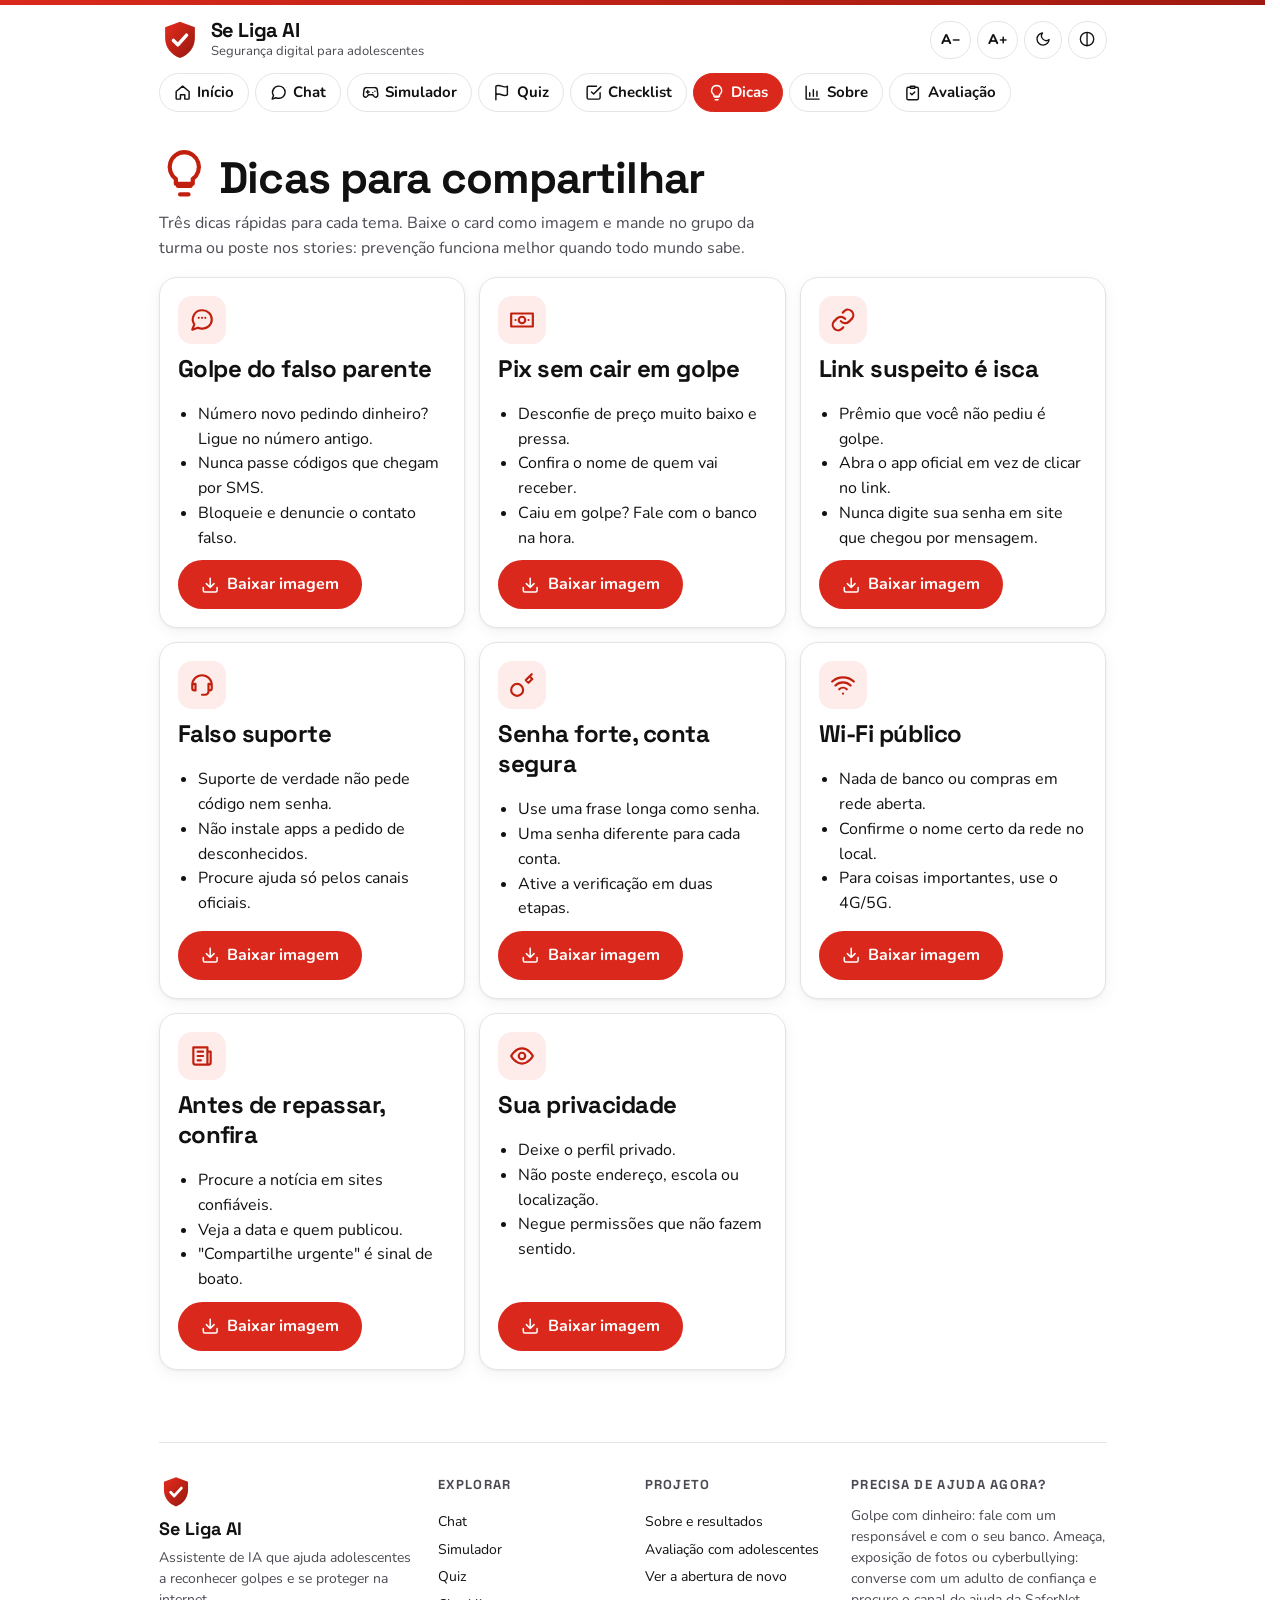
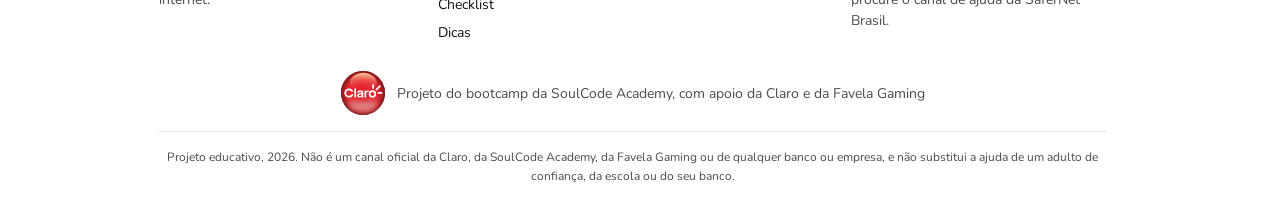
<file: site/dicas.html>
<!doctype html>
<html lang="pt-BR">
<head>
  <meta charset="utf-8">
  <meta name="viewport" content="width=device-width, initial-scale=1">
  <title>Se Liga AI · Dicas</title>
  <meta name="description" content="Cards de dicas de segurança digital para compartilhar.">
  <link rel="icon" href="data:image/svg+xml,%3Csvg xmlns='http://www.w3.org/2000/svg' viewBox='0 0 48 48'%3E%3ClinearGradient id='d' x1='0' y1='0' x2='1' y2='1'%3E%3Cstop offset='.15' stop-color='%23da291c'/%3E%3Cstop offset='.9' stop-color='%239e1a10'/%3E%3C/linearGradient%3E%3Cpath d='M24 3 41 9.5v12.2c0 10.6-7.1 19.6-17 22.8C14.1 41.3 7 32.3 7 21.7V9.5Z' fill='url(%23d)'/%3E%3Cpath d='m16.5 24.5 5 5 10-11' fill='none' stroke='white' stroke-width='4' stroke-linecap='round' stroke-linejoin='round'/%3E%3C/svg%3E">
  <link rel="preconnect" href="https://fonts.googleapis.com">
  <link rel="preconnect" href="https://fonts.gstatic.com" crossorigin>
  <link rel="stylesheet" href="https://fonts.googleapis.com/css2?family=Nunito:wght@400;600;700;800;900&family=Space+Grotesk:wght@500;600;700&display=swap">
  <link rel="stylesheet" href="css/style.css">
  <meta name="theme-color" content="#ffffff">
  <script>/* aplica tema e contraste salvos antes de desenhar, para a tela não piscar */try{var d=document.documentElement;if(localStorage.getItem("fe_tema")==="escuro")d.dataset.tema="escuro";if(localStorage.getItem("fe_contraste")==="alto")d.dataset.contraste="alto"}catch(e){}</script>
</head>
<body data-pagina="dicas">
  <div class="casca">
    <div id="topo-site"></div>
    <main id="conteudo" class="conteudo">
      <div class="cabecalho-pagina">
        <h1><span data-icone="dicas"></span> Dicas para compartilhar</h1>
        <p>Três dicas rápidas para cada tema. Baixe o card como imagem e mande no grupo da turma ou poste nos stories: prevenção funciona melhor quando todo mundo sabe.</p>
      </div>
      <div id="cards" class="grade"></div>
    </main>
  </div>

  <script src="js/comum.js" defer></script>
  <script src="js/formatar.js" defer></script>
  <script src="js/dicas.js" defer></script>
</body>
</html>
</file>
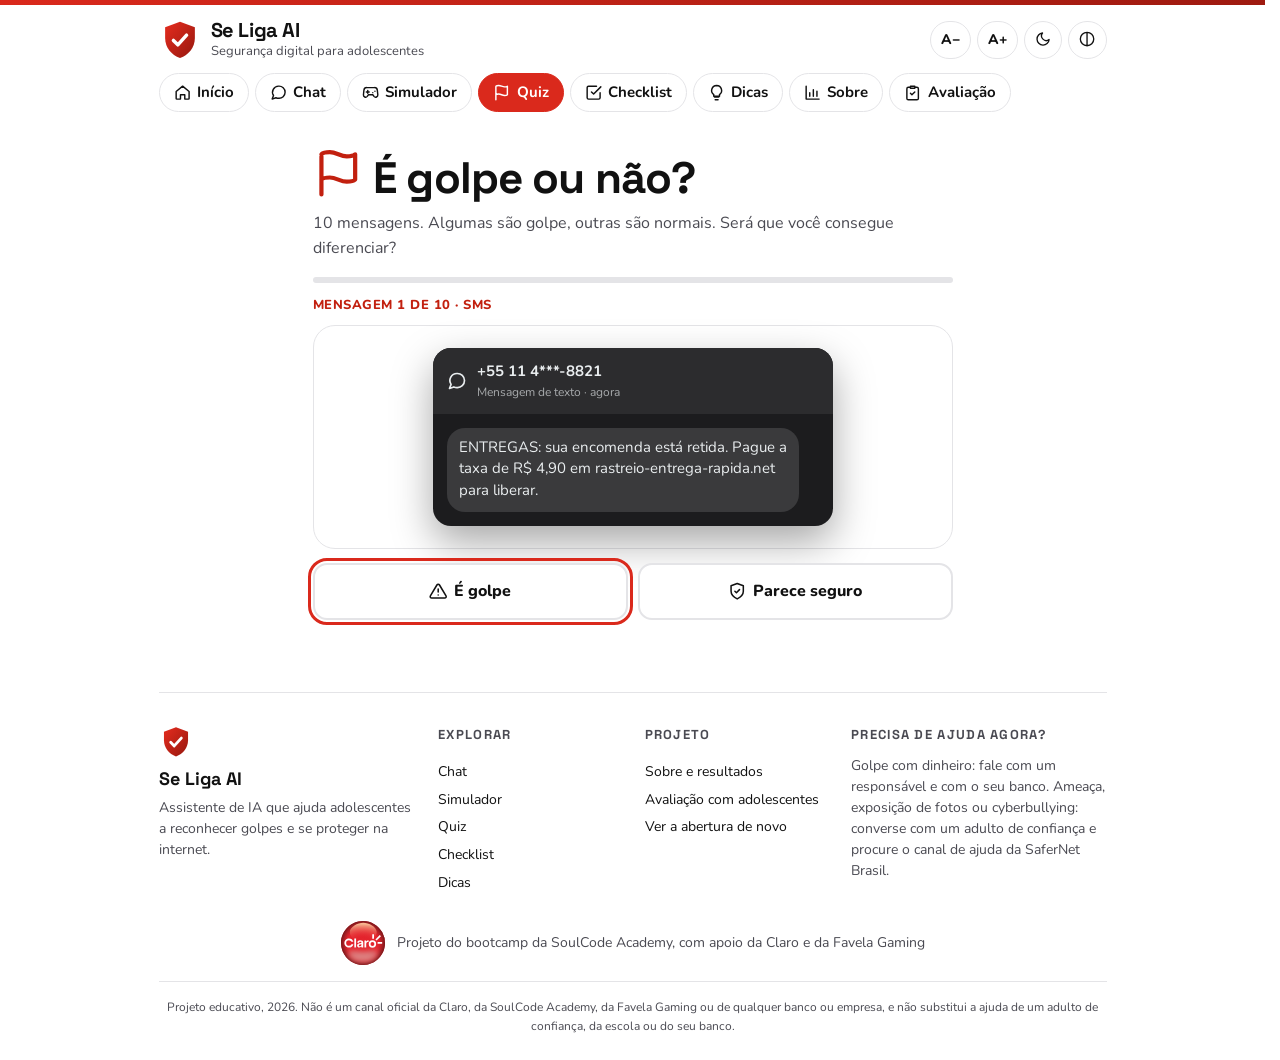
<file: site/quiz.html>
<!doctype html>
<html lang="pt-BR">
<head>
  <meta charset="utf-8">
  <meta name="viewport" content="width=device-width, initial-scale=1">
  <title>Se Liga AI · Quiz</title>
  <meta name="description" content="Quiz: descubra se a mensagem é golpe ou não.">
  <link rel="icon" href="data:image/svg+xml,%3Csvg xmlns='http://www.w3.org/2000/svg' viewBox='0 0 48 48'%3E%3ClinearGradient id='d' x1='0' y1='0' x2='1' y2='1'%3E%3Cstop offset='.15' stop-color='%23da291c'/%3E%3Cstop offset='.9' stop-color='%239e1a10'/%3E%3C/linearGradient%3E%3Cpath d='M24 3 41 9.5v12.2c0 10.6-7.1 19.6-17 22.8C14.1 41.3 7 32.3 7 21.7V9.5Z' fill='url(%23d)'/%3E%3Cpath d='m16.5 24.5 5 5 10-11' fill='none' stroke='white' stroke-width='4' stroke-linecap='round' stroke-linejoin='round'/%3E%3C/svg%3E">
  <link rel="preconnect" href="https://fonts.googleapis.com">
  <link rel="preconnect" href="https://fonts.gstatic.com" crossorigin>
  <link rel="stylesheet" href="https://fonts.googleapis.com/css2?family=Nunito:wght@400;600;700;800;900&family=Space+Grotesk:wght@500;600;700&display=swap">
  <link rel="stylesheet" href="css/style.css">
  <meta name="theme-color" content="#ffffff">
  <script>/* aplica tema e contraste salvos antes de desenhar, para a tela não piscar */try{var d=document.documentElement;if(localStorage.getItem("fe_tema")==="escuro")d.dataset.tema="escuro";if(localStorage.getItem("fe_contraste")==="alto")d.dataset.contraste="alto"}catch(e){}</script>
</head>
<body data-pagina="quiz">
  <div class="casca">
    <div id="topo-site"></div>
    <main id="conteudo" class="conteudo quiz">
      <div class="cabecalho-pagina">
        <h1><span data-icone="quiz"></span> É golpe ou não?</h1>
        <p>10 mensagens. Algumas são golpe, outras são normais. Será que você consegue diferenciar?</p>
      </div>
      <div class="progresso" aria-hidden="true"><div id="barra"></div></div>
      <section id="pergunta-quiz" aria-live="polite"></section>
    </main>
  </div>

  <script src="js/comum.js" defer></script>
  <script src="js/formatar.js" defer></script>
  <script src="js/quiz.js" defer></script>
</body>
</html>
</file>
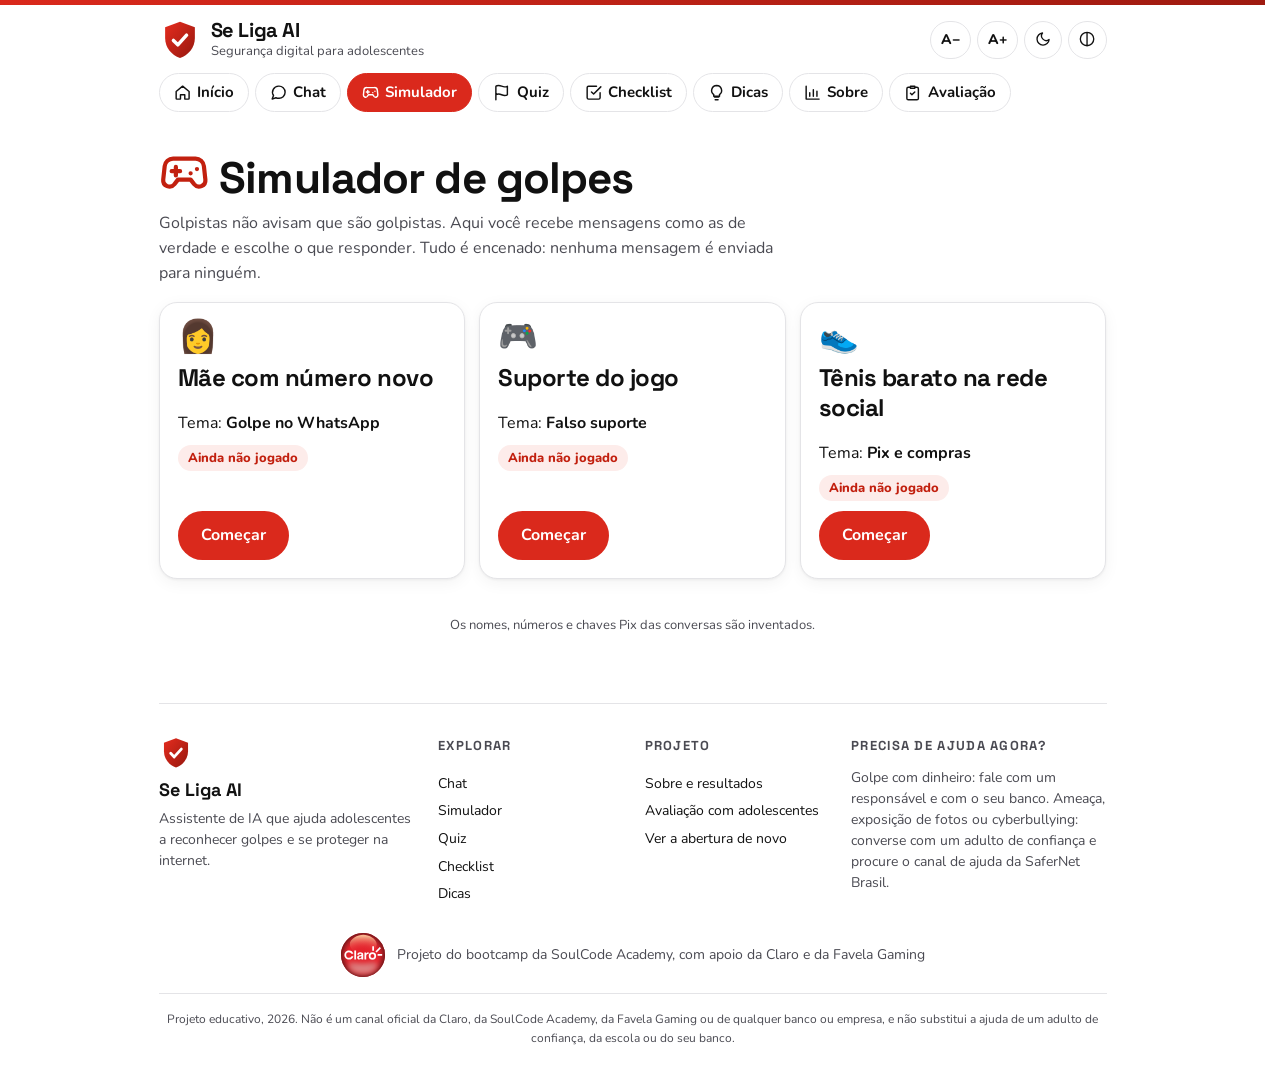
<file: site/simulador.html>
<!doctype html>
<html lang="pt-BR">
<head>
  <meta charset="utf-8">
  <meta name="viewport" content="width=device-width, initial-scale=1">
  <title>Se Liga AI · Simulador</title>
  <meta name="description" content="Simulador de golpes: treine como reagir a mensagens suspeitas.">
  <link rel="icon" href="data:image/svg+xml,%3Csvg xmlns='http://www.w3.org/2000/svg' viewBox='0 0 48 48'%3E%3ClinearGradient id='d' x1='0' y1='0' x2='1' y2='1'%3E%3Cstop offset='.15' stop-color='%23da291c'/%3E%3Cstop offset='.9' stop-color='%239e1a10'/%3E%3C/linearGradient%3E%3Cpath d='M24 3 41 9.5v12.2c0 10.6-7.1 19.6-17 22.8C14.1 41.3 7 32.3 7 21.7V9.5Z' fill='url(%23d)'/%3E%3Cpath d='m16.5 24.5 5 5 10-11' fill='none' stroke='white' stroke-width='4' stroke-linecap='round' stroke-linejoin='round'/%3E%3C/svg%3E">
  <link rel="preconnect" href="https://fonts.googleapis.com">
  <link rel="preconnect" href="https://fonts.gstatic.com" crossorigin>
  <link rel="stylesheet" href="https://fonts.googleapis.com/css2?family=Nunito:wght@400;600;700;800;900&family=Space+Grotesk:wght@500;600;700&display=swap">
  <link rel="stylesheet" href="css/style.css">
  <meta name="theme-color" content="#ffffff">
  <script>/* aplica tema e contraste salvos antes de desenhar, para a tela não piscar */try{var d=document.documentElement;if(localStorage.getItem("fe_tema")==="escuro")d.dataset.tema="escuro";if(localStorage.getItem("fe_contraste")==="alto")d.dataset.contraste="alto"}catch(e){}</script>
</head>
<body data-pagina="simulador">
  <div class="casca">
    <div id="topo-site"></div>
    <main id="conteudo" class="conteudo">
      <section id="lista">
        <div class="cabecalho-pagina">
          <h1><span data-icone="simulador"></span> Simulador de golpes</h1>
          <p>Golpistas não avisam que são golpistas. Aqui você recebe mensagens como as de verdade e escolhe o que responder.
            Tudo é encenado: nenhuma mensagem é enviada para ninguém.</p>
        </div>
        <div id="cenarios" class="grade"></div>
      </section>

      <section id="jogo" hidden>
        <button id="voltar" class="botao-texto" type="button"><span data-icone="voltar"></span> Outros cenários</button>
        <h2 id="titulo-jogo" class="sr-only"></h2>
        <div class="celular" id="celular" style="margin-top:12px">
          <div class="celular-topo">
            <span class="foto" id="foto" aria-hidden="true"></span>
            <div><strong id="contato"></strong><small id="info-contato"></small></div>
          </div>
          <div id="tela" class="celular-conversa" aria-live="polite"></div>
          <div id="opcoes" class="celular-opcoes"></div>
        </div>
      </section>
    </main>
    <footer class="rodape">Os nomes, números e chaves Pix das conversas são inventados.</footer>
  </div>

  <script src="js/comum.js" defer></script>
  <script src="js/formatar.js" defer></script>
  <script src="js/simulador.js" defer></script>
</body>
</html>
</file>
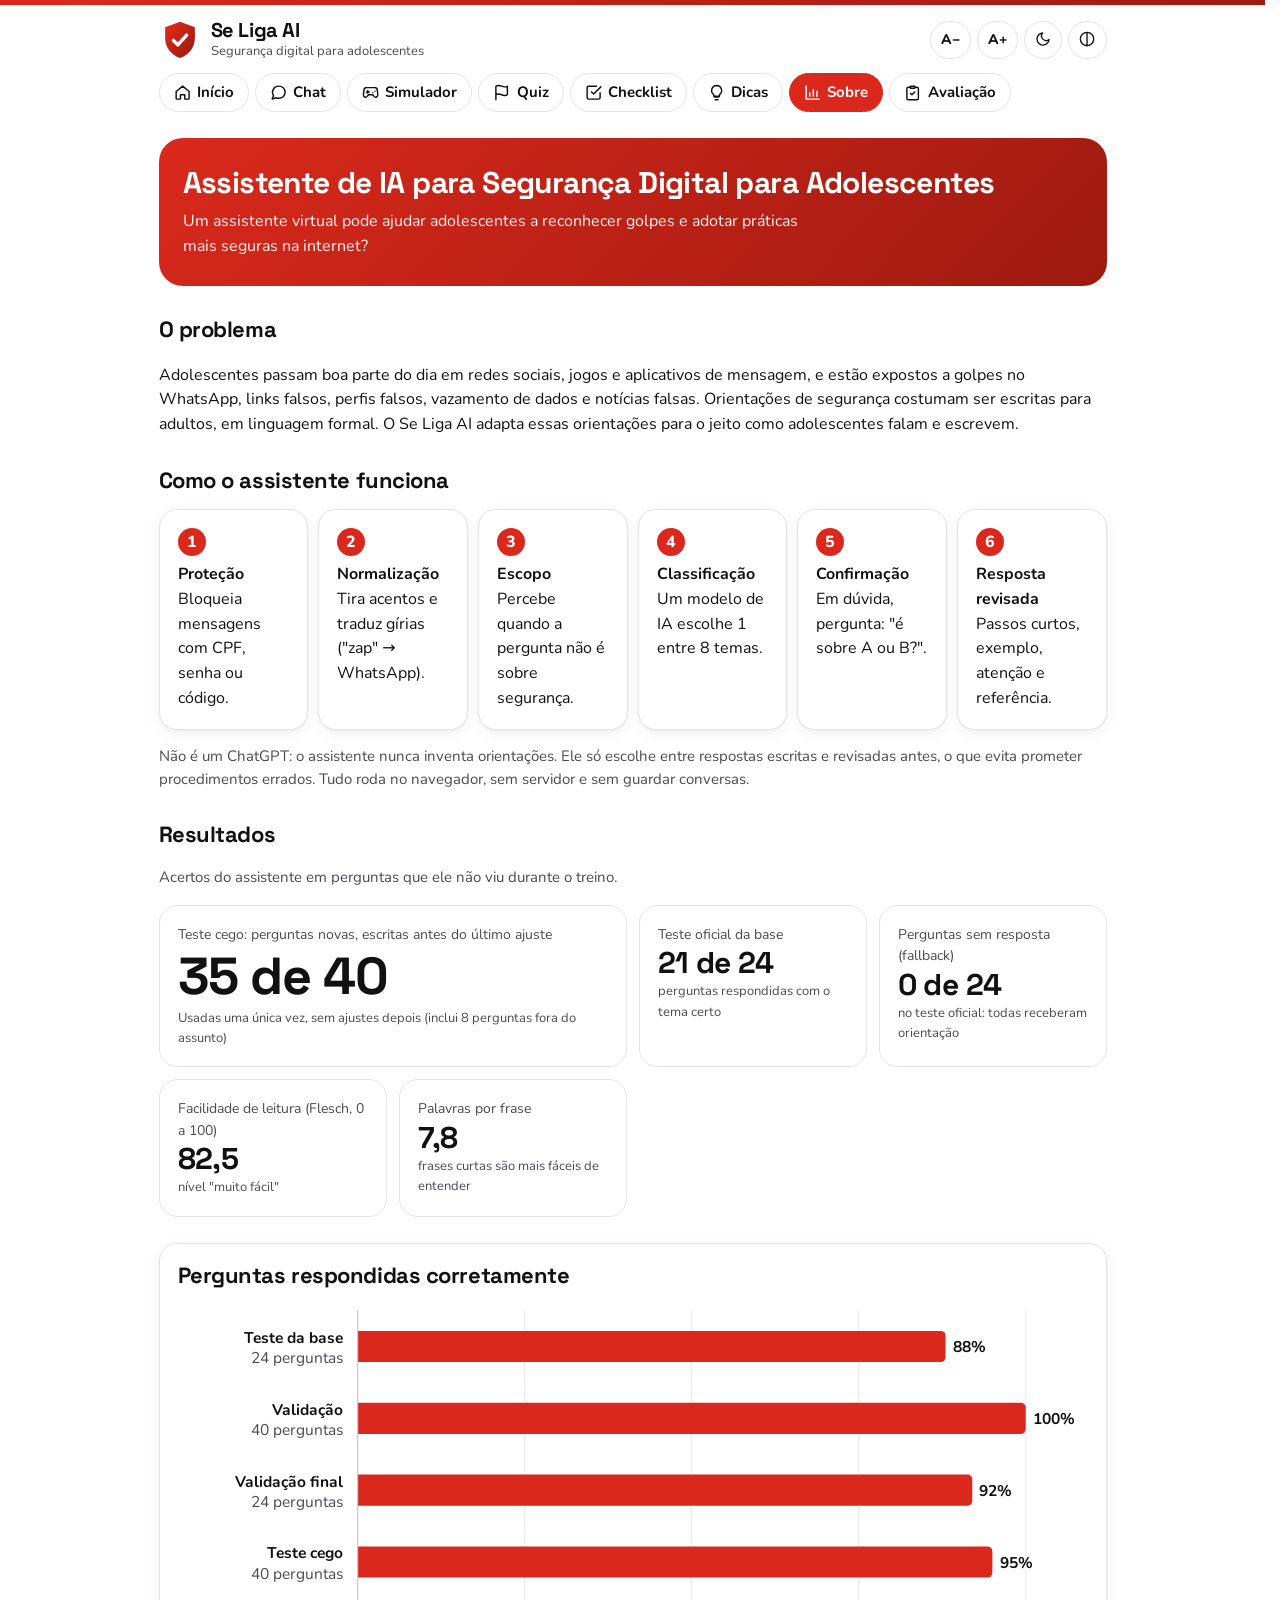
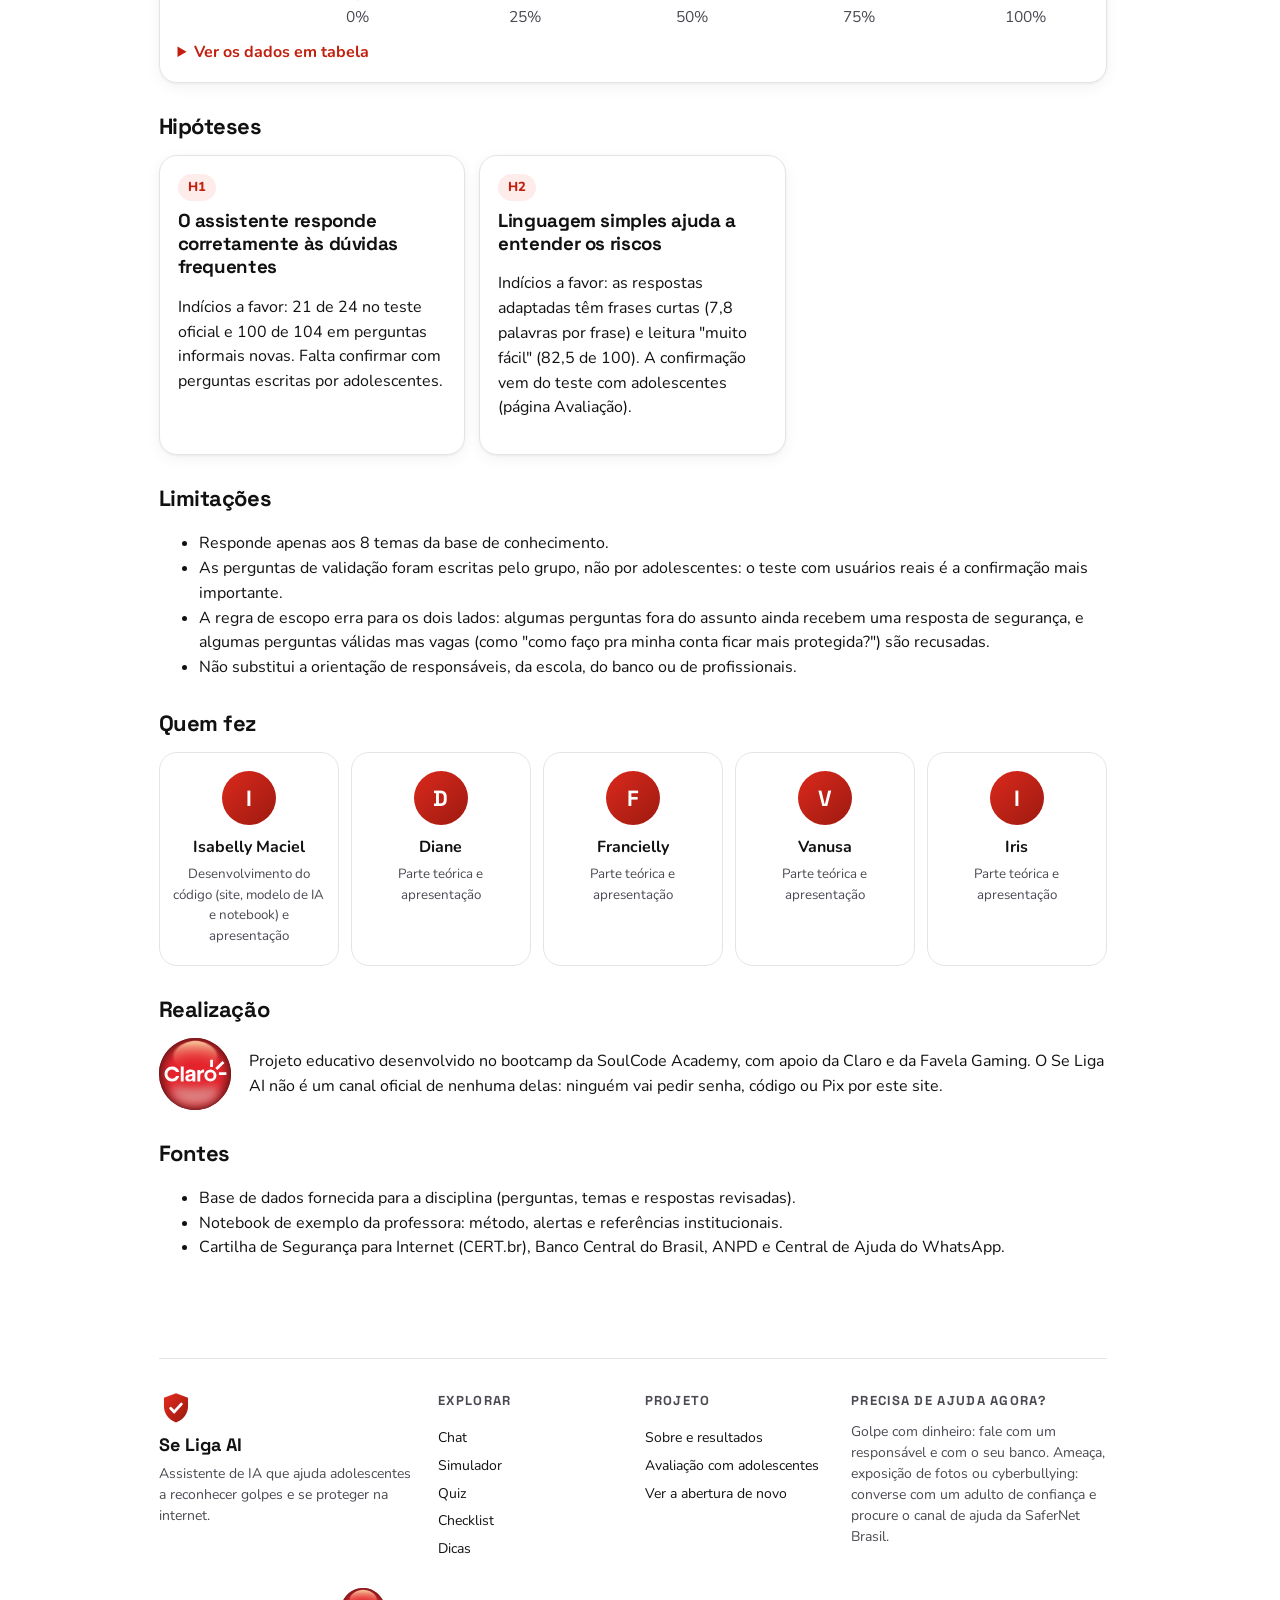
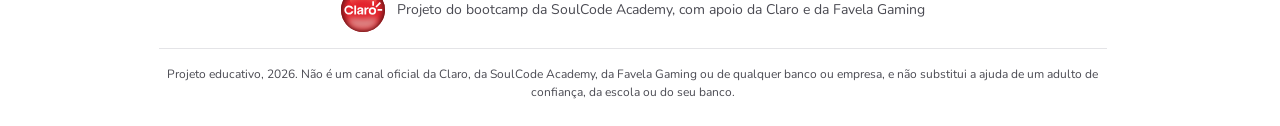
<file: site/sobre.html>
<!doctype html>
<html lang="pt-BR">
<head>
  <meta charset="utf-8">
  <meta name="viewport" content="width=device-width, initial-scale=1">
  <title>Se Liga AI · Sobre o projeto</title>
  <meta name="description" content="Problema, método e resultados do assistente de segurança digital para adolescentes.">
  <link rel="icon" href="data:image/svg+xml,%3Csvg xmlns='http://www.w3.org/2000/svg' viewBox='0 0 48 48'%3E%3ClinearGradient id='d' x1='0' y1='0' x2='1' y2='1'%3E%3Cstop offset='.15' stop-color='%23da291c'/%3E%3Cstop offset='.9' stop-color='%239e1a10'/%3E%3C/linearGradient%3E%3Cpath d='M24 3 41 9.5v12.2c0 10.6-7.1 19.6-17 22.8C14.1 41.3 7 32.3 7 21.7V9.5Z' fill='url(%23d)'/%3E%3Cpath d='m16.5 24.5 5 5 10-11' fill='none' stroke='white' stroke-width='4' stroke-linecap='round' stroke-linejoin='round'/%3E%3C/svg%3E">
  <link rel="preconnect" href="https://fonts.googleapis.com">
  <link rel="preconnect" href="https://fonts.gstatic.com" crossorigin>
  <link rel="stylesheet" href="https://fonts.googleapis.com/css2?family=Nunito:wght@400;600;700;800;900&family=Space+Grotesk:wght@500;600;700&display=swap">
  <link rel="stylesheet" href="css/style.css">
  <meta name="theme-color" content="#ffffff">
  <script>/* aplica tema e contraste salvos antes de desenhar, para a tela não piscar */try{var d=document.documentElement;if(localStorage.getItem("fe_tema")==="escuro")d.dataset.tema="escuro";if(localStorage.getItem("fe_contraste")==="alto")d.dataset.contraste="alto"}catch(e){}</script>
</head>
<body data-pagina="sobre">
  <div class="casca">
    <div id="topo-site"></div>
    <main id="conteudo" class="conteudo">
      <section class="hero">
        <h1>Assistente de IA para Segurança Digital para Adolescentes</h1>
        <p>Um assistente virtual pode ajudar adolescentes a reconhecer golpes e adotar práticas mais seguras na internet?</p>
      </section>

      <section class="secao revelar">
        <h2>O problema</h2>
        <p>Adolescentes passam boa parte do dia em redes sociais, jogos e aplicativos de mensagem, e estão expostos a golpes no WhatsApp,
          links falsos, perfis falsos, vazamento de dados e notícias falsas. Orientações de segurança costumam ser escritas para adultos,
          em linguagem formal. O Se Liga AI adapta essas orientações para o jeito como adolescentes falam e escrevem.</p>
      </section>

      <section class="secao revelar">
        <h2>Como o assistente funciona</h2>
        <ol class="passos-fluxo">
          <li class="cartao"><strong>Proteção</strong><br>Bloqueia mensagens com CPF, senha ou código.</li>
          <li class="cartao"><strong>Normalização</strong><br>Tira acentos e traduz gírias ("zap" → WhatsApp).</li>
          <li class="cartao"><strong>Escopo</strong><br>Percebe quando a pergunta não é sobre segurança.</li>
          <li class="cartao"><strong>Classificação</strong><br>Um modelo de IA escolhe 1 entre 8 temas.</li>
          <li class="cartao"><strong>Confirmação</strong><br>Em dúvida, pergunta: "é sobre A ou B?".</li>
          <li class="cartao"><strong>Resposta revisada</strong><br>Passos curtos, exemplo, atenção e referência.</li>
        </ol>
        <p class="instrucao">Não é um ChatGPT: o assistente nunca inventa orientações. Ele só escolhe entre respostas escritas e revisadas antes,
          o que evita prometer procedimentos errados. Tudo roda no navegador, sem servidor e sem guardar conversas.</p>
      </section>

      <section class="secao revelar">
        <h2>Resultados</h2>
        <p class="instrucao">Acertos do assistente em perguntas que ele não viu durante o treino.</p>
        <div id="tiles" class="tiles"></div>
      </section>

      <section class="secao cartao revelar">
        <h2 style="margin-top:0">Perguntas respondidas corretamente</h2>
        <div id="grafico" class="grafico" role="img"></div>
        <details>
          <summary>Ver os dados em tabela</summary>
          <table class="dados" id="tabela"></table>
        </details>
      </section>

      <section class="secao revelar">
        <h2>Hipóteses</h2>
        <div class="grade">
          <article class="cartao">
            <span class="selo neutro">H1</span>
            <h3 style="margin-top:8px">O assistente responde corretamente às dúvidas frequentes</h3>
            <p id="h1"></p>
          </article>
          <article class="cartao">
            <span class="selo neutro">H2</span>
            <h3 style="margin-top:8px">Linguagem simples ajuda a entender os riscos</h3>
            <p id="h2"></p>
          </article>
        </div>
      </section>

      <section class="secao revelar">
        <h2>Limitações</h2>
        <ul>
          <li>Responde apenas aos 8 temas da base de conhecimento.</li>
          <li>As perguntas de validação foram escritas pelo grupo, não por adolescentes: o teste com usuários reais é a confirmação mais importante.</li>
          <li>A regra de escopo erra para os dois lados: algumas perguntas fora do assunto ainda recebem uma resposta de segurança, e algumas perguntas válidas mas vagas (como "como faço pra minha conta ficar mais protegida?") são recusadas.</li>
          <li>Não substitui a orientação de responsáveis, da escola, do banco ou de profissionais.</li>
        </ul>
      </section>

      <section class="secao revelar" id="secao-equipe" hidden>
        <h2>Quem fez</h2>
        <div id="equipe" class="equipe"></div>
      </section>

      <section class="secao revelar">
        <h2>Realização</h2>
        <div class="realizacao">
          <img src="img/claro.svg" alt="Claro" width="72" height="72" loading="lazy">
          <p>Projeto educativo desenvolvido no bootcamp da SoulCode Academy, com apoio da Claro e da Favela Gaming.
            O Se Liga AI não é um canal oficial de nenhuma delas: ninguém vai pedir senha, código ou Pix por este site.</p>
        </div>
      </section>

      <section class="secao revelar">
        <h2>Fontes</h2>
        <ul>
          <li>Base de dados fornecida para a disciplina (perguntas, temas e respostas revisadas).</li>
          <li>Notebook de exemplo da professora: método, alertas e referências institucionais.</li>
          <li>Cartilha de Segurança para Internet (CERT.br), Banco Central do Brasil, ANPD e Central de Ajuda do WhatsApp.</li>
        </ul>
      </section>
    </main>
  </div>

  <script src="js/comum.js" defer></script>
  <script src="js/formatar.js" defer></script>
  <script src="js/metricas.js" defer></script>
  <script src="js/sobre.js" defer></script>
</body>
</html>
</file>
<file: site/css/style.css>
/* ===================== Cores e tokens ===================== */
/* Padrão: fundo branco, letras pretas e o vermelho da Claro (#DA291C) no escudo, botões e destaques.
   O tema escuro é opcional (botão de sol/lua) e usa o mesmo vermelho. */
:root {
  --claro: #da291c;
  --gradiente-marca: linear-gradient(135deg, #da291c, #9e1a10);
  --degrade-texto: linear-gradient(90deg, #e3261a, #9e1a10);   /* números grandes e títulos em degradê */
  --brilho: rgba(218, 41, 28, 0.18);                            /* halo vermelho atrás do escudo e dos botões */
  --fundo: #ffffff;
  --brilho-fundo: none;
  --painel: #ffffff;             /* superfícies sólidas (menus, campos, barra de baixo) */
  --painel-2: #f5f5f6;
  --vidro: #ffffff;              /* cartões */
  --vidro-borda: #e4e4e7;
  --texto: #111111;
  --texto-suave: #4a4a52;
  --borda: #e4e4e7;
  --primaria: #da291c;          /* fundo de botões, menu ativo, bolha do usuário */
  --primaria-escura: #b81f13;
  --primaria-clara: #fdecea;
  --primaria-tinta: #c2200f;    /* texto e links na cor da marca */
  --primaria-texto: #ffffff;
  --bolha-usuario: #da291c;
  --bolha-assistente: #f3f3f4;
  --exemplo: #fff4e0;
  --exemplo-borda: #f9b040;
  --aviso: #e9f7ef;
  --aviso-borda: #3f9e6c;
  --alerta: #fdecea;
  --alerta-borda: #b3170c;
  --sucesso: #18753f;
  --sucesso-fundo: #e5f6ec;
  --marcado: #ffe7b0;            /* palavras destacadas (mark) */
  --marcado-texto: #4a3000;
  /* gráficos */
  --serie-assistente: #da291c;
  --grade: #ececee;
  --eixo: #c9c9cf;
  --sombra: 0 1px 3px rgba(0, 0, 0, 0.06), 0 4px 16px rgba(0, 0, 0, 0.05);
  --sombra-flutuante: 0 12px 32px rgba(0, 0, 0, 0.12);
  --apagado: #8a8a8a;   /* palavras ainda não acesas (contraste mínimo de 3:1 para texto grande) */
  --raio: 18px;
  --escala: 1;
  color-scheme: light;
}

/* Tema escuro (opcional) */
:root[data-tema="escuro"] {
  --degrade-texto: linear-gradient(90deg, #ff6b5e, #da291c);
  --brilho: rgba(218, 41, 28, 0.32);
  --fundo: #0b0b0c;
  --brilho-fundo: radial-gradient(900px 600px at 0% 0%, rgba(218, 41, 28, 0.14), transparent 60%);
  --painel: #151517;
  --painel-2: #1c1c1f;
  --vidro: rgba(255, 255, 255, 0.045);
  --vidro-borda: rgba(255, 255, 255, 0.1);
  --texto: #f5f5f5;
  --texto-suave: #b5b5bb;
  --borda: rgba(255, 255, 255, 0.12);
  --primaria: #da291c;
  --primaria-escura: #ef3b2d;
  --primaria-clara: rgba(218, 41, 28, 0.18);
  --primaria-tinta: #ff6b5e;
  --bolha-usuario: #da291c;
  --bolha-assistente: #18181b;
  --exemplo: rgba(249, 176, 64, 0.1);
  --aviso: rgba(76, 194, 130, 0.1);
  --alerta: rgba(218, 41, 28, 0.14);
  --alerta-borda: #ff6b5e;
  --sucesso: #4cc282;
  --sucesso-fundo: rgba(76, 194, 130, 0.14);
  --marcado: rgba(249, 176, 64, 0.25);
  --marcado-texto: #ffd28a;
  --serie-assistente: #ff5a4d;
  --grade: rgba(255, 255, 255, 0.08);
  --eixo: rgba(255, 255, 255, 0.22);
  --sombra: none;
  --sombra-flutuante: 0 12px 40px rgba(0, 0, 0, 0.45);
  --apagado: #6b6b70;
  color-scheme: dark;
}

/* Alto contraste (botão na barra de acessibilidade) */
:root[data-contraste="alto"] {
  --fundo: #000000;
  --painel: #000000;
  --painel-2: #000000;
  --texto: #ffffff;
  --texto-suave: #ffffff;
  --borda: #ffffff;
  --primaria: #ffd84d;
  --primaria-escura: #ffe680;
  --primaria-clara: #222200;
  --primaria-tinta: #ffd84d;
  --primaria-texto: #000000;
  --bolha-usuario: #ffd84d;
  --bolha-assistente: #000000;
  --exemplo: #000000;
  --exemplo-borda: #ffd84d;
  --aviso: #000000;
  --aviso-borda: #ffffff;
  --alerta: #000000;
  --alerta-borda: #ff8080;
  --sucesso: #7dffb0;
  --sucesso-fundo: #000000;
  --serie-assistente: #3987e5;
  --grade: #444444;
  --eixo: #ffffff;
  --sombra: none;
  --brilho-fundo: none;
  --vidro: #000000;
  --vidro-borda: #ffffff;
  --apagado: #5e5e5e;
  color-scheme: dark;
}
:root[data-contraste="alto"] a { color: #ffd84d; }
:root[data-contraste="alto"] .pular { color: var(--primaria-texto); }

/* ===================== Base ===================== */
* { box-sizing: border-box; }

html { font-size: calc(16px * var(--escala)); }
html, body { margin: 0; }

body {
  background: var(--fundo);
  color: var(--texto);
  font-family: "Nunito", system-ui, -apple-system, "Segoe UI", Roboto, Arial, sans-serif;
  font-size: 1rem;
  line-height: 1.55;
  min-height: 100vh;
}

a { color: var(--primaria-tinta); }

/* brilho vermelho e azul do fundo: camada fixa separada, que o navegador não redesenha ao rolar */
body::after {
  content: "";
  position: fixed;
  inset: 0;
  z-index: -1;
  background: var(--brilho-fundo);
  pointer-events: none;
}

/* faixa vermelha no topo de todas as páginas */
body::before {
  content: "";
  display: block;
  height: 5px;
  background: var(--gradiente-marca);
}
:root[data-contraste="alto"] body::before { background: #ffd84d; }

:focus-visible { outline: 3px solid var(--primaria); outline-offset: 2px; border-radius: 6px; }

.sr-only {
  position: absolute;
  width: 1px;
  height: 1px;
  overflow: hidden;
  clip: rect(0 0 0 0);
  white-space: nowrap;
}

.pular {
  position: absolute;
  left: 16px;
  top: -60px;
  background: var(--primaria);
  color: var(--primaria-texto);
  padding: 8px 14px;
  border-radius: 10px;
  z-index: 10;
  font-weight: 700;
}
.pular:focus { top: 8px; }

.casca {
  max-width: 980px;
  margin: 0 auto;
  padding: 0 16px;
}

/* ===================== Topo e menu ===================== */
.topo {
  display: flex;
  align-items: center;
  justify-content: space-between;
  gap: 12px;
  padding: 14px 0 8px;
}

.marca {
  display: flex;
  align-items: center;
  gap: 10px;
  color: var(--texto);
  text-decoration: none;
  min-width: 0;
}
.marca svg { width: 42px; height: 42px; flex: 0 0 auto; }
.marca strong { display: block; font-size: 1.25rem; line-height: 1.1; font-weight: 800; }
.marca small { display: block; font-size: 0.8125rem; color: var(--texto-suave); }

.acessibilidade { display: flex; gap: 6px; flex: 0 0 auto; }
.acessibilidade button {
  min-width: 38px;
  height: 38px;
  padding: 0 10px;
  border: 1px solid var(--borda);
  background: var(--painel);
  color: var(--texto);
  border-radius: 999px;
  font: inherit;
  font-weight: 800;
  font-size: 0.875rem;
  cursor: pointer;
}
.acessibilidade button[aria-pressed="true"] { background: var(--primaria); color: var(--primaria-texto); border-color: var(--primaria); }

.menu {
  display: flex;
  gap: 6px;
  overflow-x: auto;
  padding: 4px 0 10px;
  scrollbar-width: none;
}
.menu::-webkit-scrollbar { display: none; }
.menu a {
  flex: 0 0 auto;
  text-decoration: none;
  color: var(--texto);
  background: var(--painel);
  border: 1px solid var(--borda);
  border-radius: 999px;
  padding: 7px 14px;
  font-weight: 700;
  font-size: 0.9375rem;
}
.menu a:hover { border-color: var(--primaria); }
.menu a[aria-current="page"] { background: var(--primaria); border-color: var(--primaria); color: var(--primaria-texto); }

.aviso {
  background: var(--aviso);
  border-left: 4px solid var(--aviso-borda);
  border-radius: 10px;
  padding: 10px 14px;
  font-size: 0.875rem;
}

.rodape {
  padding: 12px 0 20px;
  font-size: 0.8125rem;
  color: var(--texto-suave);
  text-align: center;
}

/* ===================== Botões genéricos ===================== */
.botao-principal, .botao-secundario, .botao-perigo {
  font: inherit;
  font-weight: 700;
  border-radius: 999px;
  padding: 11px 22px;
  cursor: pointer;
  border: 1px solid transparent;
  text-decoration: none;
  display: inline-flex;
  align-items: center;
  gap: 8px;
}
.botao-principal { background: var(--primaria); color: var(--primaria-texto); }
.botao-principal:hover { background: var(--primaria-escura); }
.botao-secundario { background: var(--painel); color: var(--texto); border-color: var(--borda); }
.botao-secundario:hover { border-color: var(--primaria); }
.botao-perigo { background: transparent; color: var(--alerta-borda); border-color: var(--alerta-borda); }
.botoes { display: flex; flex-wrap: wrap; gap: 10px; margin: 12px 0; }

.chip {
  flex: 0 0 auto;
  border: 1px solid var(--borda);
  background: var(--painel);
  color: var(--texto);
  border-radius: 999px;
  padding: 7px 14px;
  font: inherit;
  font-size: 0.875rem;
  font-weight: 600;
  cursor: pointer;
  text-decoration: none;
}
.chip:hover { border-color: var(--primaria); color: var(--primaria-tinta); }

.link {
  background: none;
  border: none;
  color: var(--texto-suave);
  text-decoration: underline;
  font: inherit;
  cursor: pointer;
}

/* ===================== Chat ===================== */
.pagina-chat { display: flex; flex-direction: column; height: 100vh; height: 100dvh; }
.pagina-chat .casca { display: flex; flex-direction: column; flex: 1; min-height: 0; width: 100%; }

.barra-chat {
  display: flex;
  flex-wrap: wrap;
  align-items: center;
  justify-content: flex-end;
  gap: 8px;
  padding: 8px 0 0;
}


.botao-texto {
  border: 1px solid var(--borda);
  background: var(--painel);
  color: var(--texto);
  border-radius: 999px;
  padding: 7px 14px;
  font: inherit;
  font-size: 0.875rem;
  font-weight: 700;
  cursor: pointer;
  white-space: nowrap;
  text-decoration: none;
}
.botao-texto:hover { border-color: var(--primaria); }

.conversa {
  flex: 1;
  overflow-y: auto;
  padding: 16px 0;
  display: flex;
  flex-direction: column;
  gap: 14px;
}

.linha-assistente { display: flex; gap: 10px; align-items: flex-start; max-width: 88%; }
.linha-assistente .avatar { width: 34px; height: 34px; flex: 0 0 auto; margin-top: 2px; }
.linha-assistente .mensagem { max-width: 100%; flex: 1; min-width: 0; }

.mensagem {
  max-width: 85%;
  padding: 12px 16px;
  border-radius: var(--raio);
  box-shadow: var(--sombra);
  animation: surgir 0.2s ease-out;
  overflow-wrap: anywhere;
}
.mensagem.usuario {
  align-self: flex-end;
  background: var(--bolha-usuario);
  color: var(--primaria-texto);
  border-bottom-right-radius: 6px;
}
.mensagem.assistente {
  align-self: flex-start;
  background: var(--bolha-assistente);
  border: 1px solid var(--borda);
  border-top-left-radius: 6px;
}
.mensagem.assistente.sensivel { background: var(--alerta); border-color: var(--alerta-borda); }

.mensagem p { margin: 0 0 8px; }
.mensagem p:last-child { margin-bottom: 0; }
.mensagem .titulo { font-weight: 800; }
.mensagem ol { margin: 4px 0 10px; padding-left: 22px; }
.mensagem li { margin-bottom: 4px; }

.mensagem .exemplo, .mensagem .atencao {
  border-radius: 8px;
  padding: 8px 12px;
  margin: 8px 0;
  font-size: 0.9375rem;
}
.mensagem .exemplo { background: var(--exemplo); border-left: 4px solid var(--exemplo-borda); }
.mensagem .atencao { background: var(--alerta); border-left: 4px solid var(--alerta-borda); }
.mensagem .referencia { font-size: 0.8125rem; color: var(--texto-suave); }

.etiqueta {
  display: inline-block;
  font-size: 0.75rem;
  font-weight: 800;
  color: var(--primaria-tinta);
  background: var(--primaria-clara);
  border-radius: 999px;
  padding: 2px 10px;
  margin-bottom: 8px;
}

.acoes {
  display: flex;
  flex-wrap: wrap;
  align-items: center;
  gap: 6px;
  margin-top: 10px;
  padding-top: 10px;
  border-top: 1px solid var(--borda);
  font-size: 0.8125rem;
  color: var(--texto-suave);
}
.acoes button {
  border: 1px solid var(--borda);
  background: transparent;
  color: var(--texto);
  border-radius: 999px;
  padding: 4px 11px;
  font: inherit;
  font-size: 0.8125rem;
  font-weight: 700;
  cursor: pointer;
}
.acoes button:hover, .acoes button[aria-pressed="true"] { border-color: var(--primaria); color: var(--primaria-tinta); }
.acoes .separador { flex: 1; }

.explicacao {
  margin-top: 10px;
  padding: 10px 12px;
  border-radius: 10px;
  background: var(--painel-2);
  border: 1px dashed var(--borda);
  font-size: 0.875rem;
}
.explicacao .palavras { display: flex; flex-wrap: wrap; gap: 6px; margin: 6px 0; }
.explicacao .palavras span {
  background: var(--primaria-clara);
  color: var(--primaria-tinta);
  font-weight: 800;
  border-radius: 6px;
  padding: 1px 8px;
}
.medidor { height: 8px; border-radius: 999px; background: var(--primaria-clara); overflow: hidden; margin: 6px 0 2px; }
.medidor div { height: 100%; background: var(--primaria); border-radius: 999px; }

.continuar { display: flex; flex-wrap: wrap; gap: 6px; margin-top: 10px; }
.continuar .chip { font-size: 0.8125rem; padding: 5px 12px; }

.duvida .opcoes-duvida { display: flex; flex-wrap: wrap; gap: 8px; margin-top: 10px; }
.duvida .opcoes-duvida .chip { background: var(--primaria-clara); color: var(--primaria-tinta); border-color: transparent; font-weight: 800; }


.digitando { display: flex; gap: 4px; padding: 16px; }
.digitando span {
  width: 8px;
  height: 8px;
  border-radius: 50%;
  background: var(--texto-suave);
  animation: pulo 1s infinite ease-in-out;
}
.digitando span:nth-child(2) { animation-delay: 0.15s; }
.digitando span:nth-child(3) { animation-delay: 0.3s; }

.sugestoes { padding-bottom: 6px; }
.sugestoes-titulo { margin: 0 0 6px; font-size: 0.8125rem; color: var(--texto-suave); }
.chips { display: flex; gap: 8px; overflow-x: auto; padding-bottom: 4px; scrollbar-width: thin; }

.entrada { display: flex; gap: 8px; padding: 8px 0; }
.entrada input {
  flex: 1;
  min-width: 0;
  border: 1px solid var(--borda);
  background: var(--painel);
  color: var(--texto);
  border-radius: 999px;
  padding: 12px 18px;
  font: inherit;
}
.entrada input:focus { outline: 2px solid var(--primaria); outline-offset: 1px; }
.enviar {
  flex: 0 0 48px;
  height: 48px;
  border: none;
  border-radius: 50%;
  background: var(--primaria);
  cursor: pointer;
  display: grid;
  place-items: center;
}
.enviar svg { width: 22px; height: 22px; fill: none; stroke: var(--primaria-texto); stroke-width: 2; stroke-linejoin: round; }

/* ===================== Páginas de conteúdo ===================== */
.conteudo { padding: 8px 0 24px; }
.conteudo > h1, .cabecalho-pagina h1 { font-size: clamp(1.875rem, 4vw, 2.75rem); line-height: 1.1; margin: 18px 0 8px; font-weight: 900; letter-spacing: -0.02em; }
.cabecalho-pagina p { margin: 0 0 16px; color: var(--texto-suave); max-width: 640px; }

.cartao {
  background: var(--vidro);
  border: 1px solid var(--vidro-borda);
  border-radius: var(--raio);
  padding: 18px;
  box-shadow: var(--sombra);
}
.cartao h2, .cartao h3 { margin: 0 0 8px; line-height: 1.25; }
.grade { display: grid; gap: 14px; grid-template-columns: repeat(auto-fill, minmax(260px, 1fr)); }

.selo {
  display: inline-flex;
  align-items: center;
  gap: 6px;
  font-size: 0.8125rem;
  font-weight: 800;
  border-radius: 999px;
  padding: 3px 10px;
}
.selo.ok { background: var(--sucesso-fundo); color: var(--sucesso); }
.selo.ruim { background: var(--alerta); color: var(--alerta-borda); }
.selo.neutro { background: var(--primaria-clara); color: var(--primaria-tinta); }

.progresso { height: 6px; background: var(--borda); border-radius: 999px; overflow: hidden; margin: 8px 0 12px; }
.progresso div { height: 100%; width: 0; background: var(--primaria); transition: width 0.3s; }

/* Simulador */
.celular {
  max-width: 420px;
  margin: 0 auto;
  border-radius: 34px;
  border: 1px solid var(--vidro-borda);
  background: var(--painel-2);
  overflow: hidden;
  box-shadow: 0 0 0 8px #f1f1f3, 0 20px 50px rgba(0, 0, 0, 0.1);
}
.celular-topo {
  display: flex;
  align-items: center;
  gap: 10px;
  padding: 12px 16px;
  background: var(--painel);
  border-bottom: 1px solid var(--borda);
}
.celular-topo .foto {
  width: 38px;
  height: 38px;
  border-radius: 50%;
  display: grid;
  place-items: center;
  background: var(--primaria-clara);
  font-size: 1.25rem;
}
.celular-topo strong { display: block; line-height: 1.2; }
.celular-topo small { color: var(--texto-suave); }
.celular-conversa { padding: 14px; display: flex; flex-direction: column; gap: 10px; min-height: 320px; }
.celular-conversa .mensagem { max-width: 85%; }
.celular-opcoes { padding: 12px 14px 16px; display: flex; flex-direction: column; gap: 8px; border-top: 1px solid var(--borda); background: var(--painel); }
.celular-opcoes button {
  text-align: left;
  border: 1px solid var(--primaria);
  background: var(--painel);
  color: var(--texto);
  border-radius: 14px;
  padding: 10px 14px;
  font: inherit;
  cursor: pointer;
}
.celular-opcoes button:hover { background: var(--primaria-clara); }
/* cor própria: dentro do celular escuro a letra herdada é clara e sumiria no fundo claro do aviso */
.retorno { border-radius: 12px; padding: 10px 12px; font-size: 0.9375rem; align-self: stretch; color: var(--texto); }
.retorno.ok { background: var(--sucesso-fundo); border-left: 4px solid var(--sucesso); }
.retorno.ruim { background: var(--alerta); border-left: 4px solid var(--alerta-borda); }
.retorno.dica { background: var(--exemplo); border-left: 4px solid var(--exemplo-borda); }
.retorno ul { margin: 6px 0 0; padding-left: 20px; }

:root[data-tema="escuro"] .celular { box-shadow: 0 0 0 8px #1a1a1d, 0 30px 80px rgba(0, 0, 0, 0.5), 0 0 60px rgba(218, 41, 28, 0.12); }
:root[data-contraste="alto"] .celular { box-shadow: none; }

/* Simulador com a cara de cada app (sempre escuro, como o modo escuro dos apps) */
.celular[data-app] { --app-fundo: #0b141a; --app-topo: #202c33; --app-recebida: #202c33; --app-enviada: #005c4b; --app-texto: #e9edef; --app-status: #8696a0; color: var(--app-texto); }
.celular[data-app="jogo"] { --app-fundo: #1e1f22; --app-topo: #2b2d31; --app-recebida: #2b2d31; --app-enviada: #4752c4; --app-status: #949ba4; }
.celular[data-app="instagram"] { --app-fundo: #000000; --app-topo: #121212; --app-recebida: #262626; --app-enviada: linear-gradient(135deg, #7c3aed, #2563eb); --app-status: #a8a8a8; }
.celular[data-app] .celular-topo { background: var(--app-topo); border-bottom-color: rgba(255, 255, 255, 0.06); }
.celular[data-app] .celular-topo small { color: var(--app-status); }
.celular[data-app] .celular-conversa {
  background-color: var(--app-fundo);
  background-image: radial-gradient(rgba(255, 255, 255, 0.035) 1px, transparent 1.5px);
  background-size: 18px 18px;
}
.celular[data-app] .celular-conversa .mensagem { box-shadow: none; padding: 7px 10px 5px; border-radius: 10px; font-size: 0.9375rem; }
.celular[data-app] .celular-conversa .mensagem p { margin: 0; }
.celular[data-app] .mensagem.assistente { background: var(--app-recebida); border: none; color: var(--app-texto); border-top-left-radius: 2px; }
.celular[data-app] .mensagem.usuario { background: var(--app-enviada); color: #ffffff; border-top-right-radius: 2px; border-bottom-right-radius: 10px; }
.celular[data-app="instagram"] .mensagem { border-radius: 20px !important; padding: 9px 14px 6px !important; }
.celular .meta { display: flex; justify-content: flex-end; align-items: center; gap: 3px; font-size: 0.6875rem; opacity: 0.7; margin-top: 2px; }
.celular .ticks { width: 16px; height: 11px; fill: none; stroke: #53bdeb; stroke-width: 1.8; stroke-linecap: round; stroke-linejoin: round; }
.celular[data-app="instagram"] .ticks, .celular[data-app="jogo"] .ticks { stroke: #ffffff; }
.celular[data-app] .mensagem.usuario .meta { opacity: 1; }
.celular[data-app] .digitando span { background: var(--app-status); }
:root[data-contraste="alto"] .celular[data-app] { --app-fundo: #000000; --app-topo: #000000; --app-recebida: #000000; --app-enviada: #000000; }
:root[data-contraste="alto"] .celular[data-app] .mensagem { border: 1px solid #ffffff !important; }

.confete { position: fixed; inset: 0; z-index: 200; pointer-events: none; }

/* Quiz */
.quiz { max-width: 640px; margin: 0 auto; }
.mensagem-quiz {
  background: var(--vidro);
  border: 1px solid var(--vidro-borda);
  border-radius: var(--raio);
  padding: 16px;
  margin: 12px 0;
}
.mensagem-quiz .remetente { font-size: 0.8125rem; color: var(--texto-suave); font-weight: 700; margin-bottom: 6px; }
.mensagem-quiz .texto { font-size: 1.0625rem; }
.respostas-quiz { display: grid; grid-template-columns: 1fr 1fr; gap: 10px; }
.respostas-quiz button {
  font: inherit;
  font-weight: 800;
  font-size: 1rem;
  padding: 14px;
  border-radius: 14px;
  cursor: pointer;
  border: 2px solid var(--borda);
  background: var(--painel);
  color: var(--texto);
}
.respostas-quiz button:hover:not(:disabled) { border-color: var(--primaria); }
.respostas-quiz button:disabled { cursor: default; opacity: 0.75; }
.placar { font-size: 3rem; font-weight: 800; line-height: 1; margin: 8px 0; }

/* respostas do quiz: a escolhida fica verde ou vermelha, e a certa é indicada */
.respostas-quiz button.acertou { border-color: var(--sucesso); background: var(--sucesso-fundo); color: var(--texto); opacity: 1; animation: pulo-resposta 0.35s ease; }
.respostas-quiz button.errou { border-color: var(--alerta-borda); background: var(--alerta); color: var(--texto); opacity: 1; animation: tremer 0.35s ease; }
.respostas-quiz button.era-certa { border-color: var(--sucesso); border-style: dashed; opacity: 1; }
@keyframes pulo-resposta { 50% { transform: scale(1.04); } }
@keyframes tremer { 25% { transform: translateX(-6px); } 75% { transform: translateX(6px); } }
.resultado-quiz { text-align: center; }
.resultado-emoji { font-size: 3.5rem; line-height: 1; }
.resultado-quiz .placar { font-size: 4rem; font-weight: 900; background: var(--degrade-texto); -webkit-background-clip: text; background-clip: text; color: transparent; }
:root[data-contraste="alto"] .resultado-quiz .placar { background: none; color: #ffd84d; }

/* ===================== Mensagens do quiz com a cara de cada canal ===================== */
.mock-moldura { display: grid; place-items: center; padding: 22px 12px; margin: 10px 0 14px; border-radius: 22px; background: var(--vidro); border: 1px solid var(--vidro-borda); }
.mock { width: min(100%, 400px); border-radius: 18px; overflow: hidden; color: #e9edef; background: #111b21; box-shadow: 0 16px 40px rgba(0, 0, 0, 0.35); font-size: 0.9375rem; text-align: left; }
.mock small { display: block; font-size: 0.75rem; opacity: 0.65; }
.mock .icone { width: 20px; height: 20px; }
.mock-topo { display: flex; align-items: center; gap: 10px; padding: 12px 14px; background: #202c33; }
.mock-foto { width: 36px; height: 36px; border-radius: 50%; display: grid; place-items: center; background: rgba(255, 255, 255, 0.1); font-size: 1.125rem; flex: 0 0 auto; }
.mock-balao { position: relative; margin: 14px; padding: 9px 12px 18px; border-radius: 4px 12px 12px 12px; background: #202c33; max-width: 88%; line-height: 1.45; }
.mock-hora { position: absolute; right: 10px; bottom: 4px; font-size: 0.6875rem; opacity: 0.6; }
/* SMS: balão cinza, estilo app de mensagens */
.mock-sms { background: #1c1c1e; }
.mock-sms .mock-topo { background: #2c2c2e; }
.mock-sms .mock-balao { background: #3a3a3c; border-radius: 18px; padding-bottom: 10px; }
/* WhatsApp e grupos */
.mock-whats .mock-conversa { background-color: #0b141a; background-image: radial-gradient(rgba(255, 255, 255, 0.035) 1px, transparent 1.5px); background-size: 18px 18px; padding: 2px 0; }
.mock-autor { display: block; color: #f9b040; font-size: 0.8125rem; margin-bottom: 2px; }
.mock-encaminhada { display: block; font-size: 0.75rem; opacity: 0.65; margin-bottom: 4px; }
/* notificação no topo da tela */
.mock-notificacao { display: flex; gap: 12px; padding: 14px; background: rgba(40, 40, 46, 0.96); border-radius: 22px; }
.mock-notificacao p { margin: 2px 0 0; }
.mock-linha { display: flex; justify-content: space-between; align-items: baseline; gap: 8px; }
.mock-app { width: 40px; height: 40px; border-radius: 11px; display: grid; place-items: center; flex: 0 0 auto; background: var(--gradiente-marca); color: #ffffff; }
.mock-contexto { display: flex; align-items: center; gap: 6px; font-size: 0.8125rem; color: var(--texto-suave); margin: 12px 0 0; }
/* e-mail */
.mock-email { background: #ffffff; color: #1f1f1f; padding: 16px 18px; }
.mock-cabecalho { display: flex; align-items: center; gap: 10px; }
.mock-email .mock-foto { background: #fde7e5; color: #c5221f; }
.mock-email h3 { margin: 14px 0 6px; font-size: 1.0625rem; }
.mock-email p { margin: 0 0 14px; color: #444; }
.mock-botao-falso { display: inline-block; padding: 9px 18px; border-radius: 6px; background: #1a73e8; color: #ffffff; font-weight: 700; font-size: 0.875rem; }
/* chat de jogo */
.mock-jogo { background: #313338; }
.mock-jogo .mock-topo { background: #2b2d31; }
.mock-jogo-msg { display: flex; gap: 10px; padding: 14px; }
.mock-jogo-msg p { margin: 2px 0 0; }
.mock-selo { font-size: 0.625rem; background: #5865f2; color: #ffffff; padding: 1px 6px; border-radius: 4px; vertical-align: middle; }
/* página de Wi-Fi */
.mock-wifi { background: #ffffff; color: #1f1f1f; padding: 18px; }
.mock-wifi-topo { display: grid; justify-items: center; text-align: center; gap: 2px; margin-bottom: 10px; color: #1f1f1f; }
.mock-wifi-topo .icone { width: 30px; height: 30px; color: #1a73e8; }
.mock-wifi p { margin: 0 0 8px; }
.mock-campo { display: block; padding: 9px 12px; margin-bottom: 8px; border: 1px solid #d0d0d6; border-radius: 8px; color: #777; font-size: 0.875rem; }
.mock-wifi .mock-botao-falso { display: block; text-align: center; }
/* pedido de permissão do sistema */
.mock-permissao { background: rgba(44, 44, 48, 0.98); padding: 20px 16px 8px; text-align: center; border-radius: 26px; }
.mock-permissao .mock-app { margin: 0 auto 10px; }
.mock-permissao h3 { margin: 0 0 6px; font-size: 1rem; }
.mock-permissao p { margin: 0 0 12px; font-size: 0.8125rem; opacity: 0.7; }
.mock-opcao { display: block; padding: 11px; border-top: 1px solid rgba(255, 255, 255, 0.12); color: #6ea8ff; font-weight: 700; }

/* Checklist */
.lista-check { list-style: none; padding: 0; margin: 0; display: flex; flex-direction: column; gap: 10px; }
.item-check {
  display: flex;
  flex-wrap: wrap;
  align-items: center;
  justify-content: space-between;
  gap: 10px;
  background: var(--vidro);
  border: 1px solid var(--borda);
  border-radius: 14px;
  padding: 12px 14px;
}
.item-check span { flex: 1 1 260px; }
.sim-nao { display: flex; gap: 6px; }
.sim-nao button {
  font: inherit;
  font-weight: 800;
  border-radius: 999px;
  padding: 6px 16px;
  border: 1px solid var(--borda);
  background: var(--painel);
  color: var(--texto);
  cursor: pointer;
}
.sim-nao button[aria-pressed="true"][data-valor="sim"] { background: var(--sucesso); border-color: var(--sucesso); color: #ffffff; }
.sim-nao button[aria-pressed="true"][data-valor="nao"] { background: var(--alerta-borda); border-color: var(--alerta-borda); color: #ffffff; }
:root[data-contraste="alto"] .sim-nao button[aria-pressed="true"] { color: #000000; }

/* Dicas */
.card-dica { display: flex; flex-direction: column; gap: 10px; }
.card-dica .icone-emoji { font-size: 2rem; line-height: 1; }
.card-dica ul { margin: 0; padding-left: 20px; }
.card-dica .botoes { margin: auto 0 0; }

/* Sobre */
.hero {
  background: var(--gradiente-marca);
  color: #ffffff;
  border-radius: 24px;
  padding: 28px 24px;
  margin: 8px 0 18px;
}
:root[data-contraste="alto"] .hero { background: #000000; border: 2px solid #ffffff; }
.hero h1 { margin: 0 0 8px; font-size: 1.875rem; line-height: 1.15; font-weight: 800; }
.hero p { margin: 0; max-width: 640px; opacity: 0.95; }
.secao { margin: 26px 0; }
.secao > h2 { font-size: 1.375rem; margin: 0 0 12px; font-weight: 800; }

.passos-fluxo { counter-reset: passo; display: grid; gap: 10px; padding: 0; margin: 0; grid-template-columns: repeat(auto-fill, minmax(140px, 1fr)); }
.passos-fluxo li { list-style: none; counter-increment: passo; }
.passos-fluxo li::before {
  content: counter(passo);
  display: grid;
  place-items: center;
  width: 28px;
  height: 28px;
  border-radius: 50%;
  background: var(--primaria);
  color: var(--primaria-texto);
  font-weight: 800;
  margin-bottom: 6px;
}

.tiles { display: grid; gap: 12px; grid-template-columns: repeat(auto-fill, minmax(200px, 1fr)); }
.tile { background: var(--vidro); border: 1px solid var(--vidro-borda); border-radius: 18px; padding: 18px; }
.tile .rotulo { font-size: 0.875rem; color: var(--texto-suave); }
.tile .valor { font-size: 1.875rem; font-weight: 900; line-height: 1.2; letter-spacing: -0.01em; }
.tile .detalhe { font-size: 0.8125rem; color: var(--texto-suave); }
.tile.destaque { grid-column: span 2; }
.tile.destaque .valor { font-size: 3.25rem; }
.seta { color: var(--texto-suave); font-weight: 600; font-size: 1.25rem; }

.grafico { position: relative; }
.grafico svg { width: 100%; height: auto; display: block; overflow: visible; }
.grafico .rotulo-eixo, .grafico .rotulo-valor { fill: var(--texto); font-family: inherit; }
.grafico .rotulo-eixo { font-size: 13px; fill: var(--texto-suave); }
.grafico .rotulo-valor { font-size: 13px; font-weight: 700; }
.grafico .linha-grade { stroke: var(--grade); stroke-width: 1; }
.grafico .linha-base { stroke: var(--eixo); stroke-width: 1; }
.grafico .alvo { fill: transparent; cursor: pointer; }
.legenda { display: flex; flex-wrap: wrap; gap: 16px; font-size: 0.875rem; margin-bottom: 8px; }
.legenda span { display: inline-flex; align-items: center; gap: 6px; }
.legenda i { width: 12px; height: 12px; border-radius: 3px; display: inline-block; }
.dica-grafico {
  position: absolute;
  pointer-events: none;
  background: var(--texto);
  color: var(--fundo);
  font-size: 0.8125rem;
  padding: 6px 10px;
  border-radius: 8px;
  white-space: nowrap;
  transform: translate(-50%, -110%);
  opacity: 0;
  transition: opacity 0.1s;
}
table.dados { border-collapse: collapse; width: 100%; font-size: 0.875rem; margin-top: 8px; }
table.dados th, table.dados td { text-align: left; padding: 6px 8px; border-bottom: 1px solid var(--borda); }
table.dados td.num, table.dados th.num { text-align: right; font-variant-numeric: tabular-nums; }
details summary { cursor: pointer; font-weight: 700; color: var(--primaria-tinta); margin-top: 8px; }

/* ===================== Avaliação ===================== */
.tela { padding: 8px 0 24px; }
.tela h2 { font-size: 1.375rem; line-height: 1.3; margin: 8px 0 12px; }
.tela ol { padding-left: 22px; }
.tela .aviso { margin: 16px 0; }
.passo { margin: 8px 0 0; font-size: 0.8125rem; font-weight: 800; color: var(--primaria-tinta); text-transform: uppercase; letter-spacing: 0.04em; }
.instrucao { color: var(--texto-suave); font-size: 0.9375rem; }
.campo { display: flex; flex-direction: column; gap: 6px; margin: 16px 0; font-weight: 700; }
.campo select {
  font: inherit;
  padding: 10px 12px;
  border: 1px solid var(--borda);
  border-radius: 10px;
  background: var(--painel);
  color: var(--texto);
  max-width: 280px;
}
.confirmar { display: flex; gap: 10px; align-items: flex-start; margin: 16px 0; }
.confirmar input { width: 20px; height: 20px; margin-top: 2px; flex: 0 0 auto; accent-color: var(--primaria); }
.erro { color: var(--alerta-borda); font-weight: 700; min-height: 1.5em; margin: 8px 0; }
.duas-colunas { display: grid; grid-template-columns: 1fr 1fr; gap: 16px; }
.duas-colunas .cartao h3 { margin: 0 0 10px; font-size: 1rem; }
.cartao .mensagem { max-width: 100%; box-shadow: none; animation: none; }
fieldset { border: none; padding: 0; margin: 16px 0 0; min-width: 0; }
legend { font-weight: 700; margin-bottom: 8px; padding: 0; }
.notas { display: flex; gap: 6px; }
.notas label { flex: 1; }
.notas input { position: absolute; opacity: 0; pointer-events: none; }
.notas span {
  display: grid;
  place-items: center;
  height: 40px;
  border: 1px solid var(--borda);
  border-radius: 10px;
  cursor: pointer;
  font-weight: 700;
  background: var(--fundo);
}
.notas input:checked + span { background: var(--primaria); border-color: var(--primaria); color: var(--primaria-texto); }
.notas input:focus-visible + span { outline: 2px solid var(--primaria); outline-offset: 2px; }
.extremos { display: flex; justify-content: space-between; font-size: 0.75rem; color: var(--texto-suave); margin-top: 4px; }
.escolha .opcoes { display: flex; flex-wrap: wrap; gap: 10px; }
.escolha .opcoes label {
  display: flex;
  align-items: center;
  gap: 8px;
  border: 1px solid var(--borda);
  background: var(--painel);
  border-radius: 999px;
  padding: 10px 18px;
  cursor: pointer;
}
.escolha .opcoes input { accent-color: var(--primaria); }
.tela > .botao-principal, .tela > .botao-secundario { margin-top: 16px; }
#resposta-livre { display: flex; flex-direction: column; gap: 12px; margin-top: 12px; }

/* ===================== Fonte dos títulos ===================== */
/* Space Grotesk nos títulos e números (cara de tecnologia); Nunito nos textos */
h1, h2, h3, .marca strong, .placar, .numero .valor, .tile .valor, .abertura-titulo, .titulo-secao,
.passo-historia h3, .chamada-final h2, .frase-fixa p, .boas-vindas h1, .numero-passo, .progresso-texto strong {
  font-family: "Space Grotesk", "Nunito", system-ui, sans-serif;
  letter-spacing: -0.02em;
}
h1, h2, .titulo-secao, .abertura-titulo, .frase-fixa p, .boas-vindas h1 { font-weight: 700; }

/* ===================== Conquistas ===================== */
.avisos-conquista { position: fixed; left: 50%; bottom: 24px; transform: translateX(-50%); z-index: 150; display: flex; flex-direction: column; gap: 8px; align-items: center; pointer-events: none; }
.aviso-conquista {
  display: flex;
  align-items: center;
  gap: 12px;
  padding: 10px 18px 10px 10px;
  border-radius: 999px;
  background: var(--painel);
  border: 1px solid var(--vidro-borda);
  box-shadow: var(--sombra-flutuante), 0 0 30px var(--brilho);
  animation: conquista-entra 0.45s cubic-bezier(0.2, 0.9, 0.3, 1.3);
}
.aviso-conquista.saindo { opacity: 0; transform: translateY(10px); transition: opacity 0.4s, transform 0.4s; }
.aviso-conquista small { display: block; font-size: 0.6875rem; text-transform: uppercase; letter-spacing: 0.08em; color: var(--texto-suave); }
.aviso-conquista strong { font-size: 0.9375rem; }
.medalha {
  width: 40px;
  height: 40px;
  border-radius: 50%;
  display: grid;
  place-items: center;
  flex: 0 0 auto;
  color: #ffffff;
  background: var(--gradiente-marca);
  box-shadow: 0 0 0 3px rgba(249, 176, 64, 0.6);
}
.medalha .icone { width: 20px; height: 20px; }
@keyframes conquista-entra { from { opacity: 0; transform: translateY(20px) scale(0.9); } }

.progresso-geral { max-width: 620px; margin: 0 auto 22px; }
.progresso-texto { display: flex; align-items: baseline; justify-content: center; gap: 8px; margin-bottom: 10px; }
.progresso-texto strong { font-size: 1.75rem; }
.progresso-texto span { color: var(--texto-suave); }
.progresso-trilho { height: 10px; border-radius: 999px; background: var(--vidro); border: 1px solid var(--vidro-borda); overflow: hidden; }
.progresso-trilho div { height: 100%; width: 0; border-radius: 999px; background: var(--gradiente-marca); transition: width 0.8s cubic-bezier(0.2, 0.7, 0.2, 1); }
.medalhas { display: grid; grid-template-columns: repeat(5, 1fr); gap: 10px; }
.medalha-cartao { display: flex; flex-direction: column; align-items: center; text-align: center; gap: 4px; padding: 16px 10px; border-radius: 18px; background: var(--vidro); border: 1px solid var(--vidro-borda); }
.medalha-cartao strong { font-size: 0.875rem; }
.medalha-cartao small { font-size: 0.75rem; color: var(--texto-suave); line-height: 1.35; }
.medalha-cartao em { font-style: normal; font-size: 0.6875rem; color: var(--sucesso); font-weight: 700; }
.medalha-cartao .medalha { margin-bottom: 4px; }
.medalha-cartao:not(.obtida) .medalha { background: var(--vidro); color: var(--texto-suave); box-shadow: none; border: 1px dashed var(--vidro-borda); }
.medalha-cartao:not(.obtida) { opacity: 0.8; } /* menos que isso deixa o texto pequeno abaixo de 4,5:1 */
:root[data-contraste="alto"] .medalha, :root[data-contraste="alto"] .progresso-trilho div { background: #ffd84d; color: #000000; }

/* ===================== Rodapé completo ===================== */
.rodape-site { margin-top: 48px; padding: 32px 0 calc(24px + env(safe-area-inset-bottom)); border-top: 1px solid var(--vidro-borda); font-size: 0.875rem; }
.rodape-colunas { display: grid; grid-template-columns: 1.4fr 1fr 1fr 1.4fr; gap: 24px; }
.rodape-colunas h2 { font-size: 0.8125rem; text-transform: uppercase; letter-spacing: 0.1em; color: var(--texto-suave); margin: 0 0 10px; }
.rodape-colunas nav { display: flex; flex-direction: column; gap: 6px; }
.rodape-colunas a { color: var(--texto); text-decoration: none; }
.rodape-colunas a:hover { color: var(--primaria-tinta); }
.rodape-colunas p { margin: 0; color: var(--texto-suave); line-height: 1.5; }
.rodape-marca strong { display: block; font-family: "Space Grotesk", "Nunito", sans-serif; font-size: 1.125rem; margin: 6px 0 4px; }
.rodape-logo { display: block; width: 34px; height: 34px; }
.rodape-logo svg { width: 100%; height: 100%; display: block; }
@media (max-width: 900px) {
  .medalhas { grid-template-columns: repeat(3, 1fr); }
  .rodape-colunas { grid-template-columns: 1fr 1fr; }
}
.rodape-realizacao { display: flex; align-items: center; justify-content: center; gap: 12px; margin-top: 28px; color: var(--texto-suave); font-size: 0.875rem; }
.rodape-realizacao img { width: 44px; height: 44px; flex: 0 0 auto; }
.realizacao { display: flex; align-items: center; gap: 18px; }
.realizacao img { width: 72px; height: 72px; flex: 0 0 auto; }
.realizacao p { margin: 0; }
.rodape-final { margin: 16px 0 0; padding-top: 16px; border-top: 1px solid var(--vidro-borda); color: var(--texto-suave); font-size: 0.75rem; text-align: center; }

/* ===================== Quem fez ===================== */
.equipe { display: grid; grid-template-columns: repeat(auto-fill, minmax(170px, 1fr)); gap: 12px; }
.pessoa { display: flex; flex-direction: column; align-items: center; text-align: center; gap: 4px; padding: 18px 12px; border-radius: 18px; background: var(--vidro); border: 1px solid var(--vidro-borda); }
.pessoa-inicial { width: 54px; height: 54px; border-radius: 50%; display: grid; place-items: center; margin-bottom: 6px; color: #ffffff; font-family: "Space Grotesk", sans-serif; font-weight: 700; font-size: 1.375rem; background: var(--gradiente-marca); }
.pessoa small { color: var(--texto-suave); }

/* ===================== Ícones ===================== */
.icone {
  width: 1.15em;
  height: 1.15em;
  flex: 0 0 auto;
  fill: none;
  stroke: currentColor;
  stroke-width: 2;
  stroke-linecap: round;
  stroke-linejoin: round;
  vertical-align: -0.2em;
}
.chip, .etiqueta, .acoes button, .respostas-quiz button, .menu a, .botao-icone {
  display: inline-flex;
  align-items: center;
  gap: 6px;
}
h1 [data-icone] .icone, h2 [data-icone] .icone { color: var(--primaria-tinta); vertical-align: -0.12em; }
.avatar svg, .marca svg { width: 100%; height: 100%; display: block; }
.marca .logo { width: 42px; height: 42px; }
.acoes .so-icone { padding: 5px 8px; }
.acoes .avaliar { display: inline-flex; align-items: center; gap: 6px; }
.respostas-quiz button { justify-content: center; }
.icone-tema { width: 48px; height: 48px; border-radius: 14px; background: var(--primaria-clara); color: var(--primaria-tinta); display: grid; place-items: center; }
.icone-tema .icone { width: 26px; height: 26px; }

/* ===================== Chat: boas-vindas, horário, digitando e campo flutuante ===================== */
.boas-vindas { margin: auto; text-align: center; max-width: 720px; padding: 24px 0; animation: surgir 0.4s ease-out; }
.boas-vindas-logo { width: 76px; height: 76px; margin: 0 auto 14px; position: relative; }
.boas-vindas-logo::before { content: ""; position: absolute; inset: -40%; border-radius: 50%; background: radial-gradient(circle, var(--brilho), transparent 65%); z-index: -1; }
.boas-vindas-logo svg { width: 100%; height: 100%; display: block; }
.boas-vindas h1 { font-size: clamp(1.625rem, 4vw, 2.25rem); font-weight: 900; letter-spacing: -0.02em; margin: 0 0 8px; }
.boas-vindas p { color: var(--texto-suave); margin: 0 auto 22px; max-width: 460px; }
.cartoes-inicio { display: grid; grid-template-columns: repeat(2, 1fr); gap: 10px; text-align: left; }
.cartao-inicio {
  display: grid;
  grid-template-columns: auto 1fr;
  grid-template-rows: auto auto;
  column-gap: 12px;
  align-items: center;
  padding: 14px 16px;
  border-radius: 16px;
  border: 1px solid var(--vidro-borda);
  background: var(--vidro);
  color: var(--texto);
  font: inherit;
  cursor: pointer;
  transition: border-color 0.15s, transform 0.15s;
}
.cartao-inicio:hover { border-color: var(--primaria); transform: translateY(-2px); }
.cartao-inicio-icone { grid-row: span 2; width: 40px; height: 40px; border-radius: 12px; display: grid; place-items: center; background: var(--primaria-clara); color: var(--primaria-tinta); }
.cartao-inicio-icone .icone { width: 20px; height: 20px; }
.cartao-inicio strong { font-size: 0.9375rem; }
.cartao-inicio span:last-child { font-size: 0.8125rem; color: var(--texto-suave); white-space: nowrap; overflow: hidden; text-overflow: ellipsis; }

.mensagem .hora { display: block; text-align: right; font-size: 0.6875rem; opacity: 0.6; margin-top: 4px; }
.mensagem.assistente .hora { margin-top: 6px; }
.mensagem.usuario .hora { opacity: 1; }
/* enquanto a resposta "é digitada", os botões esperam */
.mensagem.escrevendo .acoes, .mensagem.escrevendo .continuar, .mensagem.escrevendo .ver-mais, .mensagem.escrevendo .hora { opacity: 0; pointer-events: none; }
.mensagem .acoes, .mensagem .continuar, .mensagem .ver-mais { transition: opacity 0.3s ease; }
.por-escrever { display: none; }
.mensagem.escrevendo .acoes, .mensagem.escrevendo .continuar, .mensagem.escrevendo .ver-mais { display: none; }
.cartao-inicio { text-align: left; justify-items: start; }
.cartao-inicio > * { min-width: 0; max-width: 100%; }
.chips { scrollbar-width: none; }
.chips::-webkit-scrollbar { display: none; }

/* campo de digitação flutuante, com brilho quando está em uso */
.pagina-chat .entrada {
  margin-bottom: 6px;
  padding: 6px;
  border-radius: 999px;
  background: var(--painel);
  border: 1px solid var(--vidro-borda);
  box-shadow: var(--sombra-flutuante);
  transition: border-color 0.2s, box-shadow 0.2s;
}
.pagina-chat .entrada:focus-within { border-color: var(--primaria); box-shadow: 0 0 0 4px var(--primaria-clara), 0 0 40px var(--brilho); }
.pagina-chat .entrada input { border: none; background: transparent; }
.pagina-chat .entrada input:focus { outline: none; }

/* ===================== Chat compacto ===================== */
.barra-chat { padding: 4px 0 0; }
.botao-icone {
  border: 1px solid var(--borda);
  background: var(--painel);
  color: var(--texto);
  border-radius: 999px;
  padding: 7px 12px;
  font: inherit;
  font-size: 0.875rem;
  font-weight: 700;
  cursor: pointer;
}
.botao-icone:hover { border-color: var(--primaria); }
.aviso-chat { display: flex; align-items: center; gap: 8px; margin-top: 8px; padding: 7px 12px; }
.aviso-chat .icone { color: var(--sucesso); }
.aviso-chat.recolhido { display: none; }
.rodape-chat { padding: 2px 0 10px; font-size: 0.75rem; }
.linha-assistente { max-width: min(88%, 760px); }
.mensagem.usuario { max-width: min(80%, 620px); }

.ver-mais { margin-top: 6px; }
.ver-mais summary {
  cursor: pointer;
  font-size: 0.875rem;
  font-weight: 700;
  color: var(--primaria-tinta);
  margin: 0;
  list-style-position: inside;
}
.ver-mais[open] summary { margin-bottom: 6px; }

/* botões dentro do celular do simulador */
.celular-opcoes .botao-principal, .celular-opcoes .botao-secundario { justify-content: center; text-align: center; border-radius: 999px; }
.celular-opcoes button.botao-principal { background: var(--primaria); color: var(--primaria-texto); border-color: var(--primaria); }

/* ===================== Página inicial ===================== */
/* menus e botões no mesmo fundo dos cartões em todas as páginas */
.menu a, .acessibilidade button, .chip, .botao-texto, .botao-icone, .botao-secundario {
  background: var(--vidro);
}
.menu a[aria-current="page"], .acessibilidade button[aria-pressed="true"] { background: var(--primaria); }
.rodape a { color: var(--primaria-tinta); }

.texto-degrade {
  background: var(--degrade-texto);
  -webkit-background-clip: text;
  background-clip: text;
  color: transparent;
}
:root[data-contraste="alto"] .texto-degrade { background: none; color: #ffd84d; }

/* Revelar ao rolar: sobe, ganha nitidez e aparece */
.revelar { opacity: 0; transform: translateY(20px); transition: opacity 0.55s ease, transform 0.55s cubic-bezier(0.2, 0.7, 0.2, 1); }
/* a capa não espera a rolagem: aparece pronta, ou junto com a saída da abertura */
html:not(.com-abertura) .capa-escura .revelar, html.capa-livre .capa-escura .revelar { opacity: 1; transform: none; }
.revelar.visivel { opacity: 1; transform: none; }

/* Capa */
.capa-escura {
  position: relative;
  min-height: calc(100vh - 150px);
  display: grid;
  grid-template-columns: 1.3fr 1fr;
  align-items: center;
  gap: 32px;
  padding: 24px 0 64px;
}
.sobretitulo { text-transform: uppercase; letter-spacing: 0.14em; font-size: 0.8125rem; font-weight: 800; color: var(--primaria-tinta); margin: 0 0 10px; }
.capa-escura h1 { font-size: clamp(2.25rem, 5.2vw, 4rem); line-height: 1.04; margin: 0 0 18px; font-weight: 900; letter-spacing: -0.02em; }
.capa-escura p { font-size: 1.125rem; color: var(--texto-suave); max-width: 560px; margin: 0 0 20px; }
.capa-escura .capa-entrada { max-width: 580px; padding: 0; }
.capa-escura .capa-entrada input { background: var(--vidro); border-color: var(--vidro-borda); padding: 15px 20px; }
.capa-escura .capa-aviso { display: flex; align-items: center; gap: 6px; font-size: 0.8125rem; margin-top: 10px; }
.capa-escura .capa-aviso .icone { color: var(--sucesso); }
.capa-escudo { position: relative; justify-self: center; width: min(300px, 80%); aspect-ratio: 1; display: grid; place-items: center; }
.capa-escudo::before { content: ""; position: absolute; inset: 8%; border-radius: 50%; background: radial-gradient(circle, var(--brilho), transparent 65%); }
.capa-escudo > svg { width: 74%; height: auto; position: relative; z-index: 1; animation: flutuar 6s ease-in-out infinite; will-change: transform; }
.anel { will-change: transform; }
.capa-escudo.pausado > svg, .capa-escudo.pausado .anel { animation-play-state: paused; }
.anel { position: absolute; inset: 0; border-radius: 50%; border: 1px solid rgba(218, 41, 28, 0.18); }
.anel-1 { animation: girar 18s linear infinite; border-top-color: rgba(218, 41, 28, 0.8); }
.anel-2 { inset: 12%; animation: girar 12s linear infinite reverse; border-bottom-color: rgba(17, 17, 17, 0.55); }
.rolar-dica { position: absolute; left: 50%; bottom: 14px; width: 26px; height: 42px; border: 2px solid var(--texto-suave); border-radius: 14px; transform: translateX(-50%); }
.rolar-dica span { position: absolute; left: 50%; top: 8px; width: 4px; height: 8px; margin-left: -2px; border-radius: 2px; background: var(--texto-suave); animation: rolar 1.6s ease-in-out infinite; }

/* Frase que acende */
.frase-acende { height: 220vh; position: relative; }
.frase-fixa { position: sticky; top: 0; height: 100vh; display: grid; place-items: center; }
.frase-fixa p { font-size: clamp(1.875rem, 5vw, 3.5rem); line-height: 1.18; font-weight: 900; letter-spacing: -0.02em; max-width: 900px; margin: 0; text-align: center; }
.frase-fixa em { font-style: normal; }
.palavra { color: var(--apagado); transition: color 0.35s ease; }
.palavra.acesa { color: var(--texto); }
.palavra.perigo.acesa { color: var(--primaria-tinta); }
.palavra.solucao.acesa { color: var(--primaria-tinta); text-decoration: underline; text-decoration-thickness: 0.08em; text-underline-offset: 0.12em; }
:root[data-contraste="alto"] .palavra { color: #5e5e5e; }
:root[data-contraste="alto"] .palavra.acesa { color: #ffffff; }

/* Títulos das seções */
.titulo-secao { font-size: clamp(1.75rem, 3.6vw, 2.75rem); font-weight: 900; letter-spacing: -0.02em; margin: 0 0 8px; text-align: center; }
.subtitulo-secao { text-align: center; color: var(--texto-suave); max-width: 620px; margin: 0 auto 28px; }
.secao-escura { padding: 72px 0 24px; }

/* História com o celular fixo */
.historia { padding: 40px 0; }
.historia-grade { display: grid; grid-template-columns: 1fr 380px; gap: 48px; align-items: start; }
.passo-historia { min-height: 72vh; display: flex; flex-direction: column; justify-content: center; opacity: 0.28; transition: opacity 0.4s ease; max-width: 460px; }
.passo-historia.ativo { opacity: 1; }
.passo-historia h3 { font-size: clamp(1.5rem, 2.6vw, 2.125rem); font-weight: 900; margin: 6px 0 10px; letter-spacing: -0.01em; }
.passo-historia p { color: var(--texto-suave); font-size: 1.0625rem; margin: 0; }
.numero-passo {
  font-weight: 900;
  font-size: 0.875rem;
  letter-spacing: 0.1em;
  background: var(--degrade-texto);
  -webkit-background-clip: text;
  background-clip: text;
  color: transparent;
}
.historia-celular { position: sticky; top: calc(50vh - 330px); height: 660px; display: grid; place-items: center; }
.celular-moldura {
  position: relative;
  width: 320px;
  height: 640px;
  border-radius: 46px;
  padding: 12px;
  background: linear-gradient(145deg, #2a2a2d, #0b0b0c);
  box-shadow: 0 0 0 1px rgba(0, 0, 0, 0.08), 0 30px 70px rgba(0, 0, 0, 0.22), 0 0 60px rgba(218, 41, 28, 0.12);
}
.celular-notch { position: absolute; top: 20px; left: 50%; width: 92px; height: 24px; margin-left: -46px; border-radius: 14px; background: #000; z-index: 3; }
.celular-telas { position: relative; width: 100%; height: 100%; border-radius: 36px; overflow: hidden; background: var(--fundo); }
.tela-passo {
  position: absolute;
  inset: 0;
  display: flex;
  flex-direction: column;
  opacity: 0;
  transform: translateY(18px) scale(0.98);
  transition: opacity 0.45s ease, transform 0.45s cubic-bezier(0.2, 0.7, 0.2, 1);
  pointer-events: none;
}
.tela-passo.ativa { opacity: 1; transform: none; }
.carregando-tela { margin: auto; color: var(--texto-suave); font-size: 0.8125rem; }
.tela-topo { display: flex; align-items: center; gap: 8px; padding: 52px 16px 12px; font-weight: 800; font-size: 0.9375rem; border-bottom: 1px solid var(--borda); }
.tela-logo { width: 26px; height: 26px; }
.tela-logo svg { width: 100%; height: 100%; display: block; }
.tela-conversa { flex: 1; padding: 14px; display: flex; flex-direction: column; gap: 10px; font-size: 0.875rem; overflow: hidden; }
.balao { padding: 10px 12px; border-radius: 16px; max-width: 88%; line-height: 1.4; }
.balao.eu { align-self: flex-end; background: var(--primaria); color: var(--primaria-texto); border-bottom-right-radius: 5px; }
.balao.ia { align-self: flex-start; background: var(--bolha-assistente); border: 1px solid var(--borda); border-top-left-radius: 5px; }
.balao.ia.alerta { border-color: var(--alerta-borda); background: var(--alerta); }
.balao ol { margin: 6px 0; padding-left: 18px; }
.balao .etiqueta { margin-bottom: 6px; }
.balao .atencao { background: var(--alerta); border-left: 3px solid var(--alerta-borda); border-radius: 6px; padding: 6px 8px; margin-top: 6px; font-size: 0.8125rem; }
.cartao-tela { background: var(--painel-2); border: 1px solid var(--borda); border-radius: 14px; padding: 12px; }
.cartao-tela small { color: var(--texto-suave); }
.cartao-tela p { margin: 6px 0 0; font-family: ui-monospace, "Cascadia Mono", Consolas, monospace; font-size: 0.8125rem; }
mark { background: var(--marcado); color: var(--marcado-texto); border-radius: 4px; padding: 0 3px; }
.balao.eu mark { background: rgba(255, 255, 255, 0.25); color: inherit; }
.selo-tela { align-self: center; display: inline-flex; align-items: center; gap: 6px; font-size: 0.75rem; font-weight: 800; color: var(--sucesso); background: var(--sucesso-fundo); padding: 4px 10px; border-radius: 999px; }
.selo-tela.perigo { color: var(--alerta-borda); background: var(--alerta); }
.prob { position: relative; display: flex; justify-content: space-between; align-items: center; padding: 8px 10px; margin-top: 8px; border-radius: 10px; overflow: hidden; background: var(--painel-2); font-size: 0.8125rem; }
.prob span { display: inline-flex; align-items: center; gap: 6px; position: relative; z-index: 1; }
.prob b { position: relative; z-index: 1; }
.prob i { position: absolute; inset: 0 auto 0 0; width: 0; background: rgba(218, 41, 28, 0.1); transition: width 1s cubic-bezier(0.2, 0.7, 0.2, 1) 0.2s; }
.prob.primeiro i { background: linear-gradient(90deg, rgba(218, 41, 28, 0.18), rgba(218, 41, 28, 0.38)); }
.tela-passo.ativa .prob i { width: var(--largura); }
.opcoes-tela { display: flex; flex-wrap: wrap; gap: 6px; margin-top: 8px; }
.opcoes-tela span { display: inline-flex; align-items: center; gap: 5px; background: var(--primaria-clara); color: var(--primaria-tinta); font-weight: 800; border-radius: 999px; padding: 4px 10px; font-size: 0.8125rem; }

/* Atalhos em vidro fosco */

.atalho:hover { border-color: var(--primaria); box-shadow: 0 0 40px var(--brilho); }
.atalhos { display: grid; gap: 14px; grid-template-columns: repeat(3, 1fr); }
.atalho { position: relative; display: flex; flex-direction: column; gap: 6px; padding: 22px; border-radius: 22px; background: var(--vidro); border: 1px solid var(--vidro-borda); color: var(--texto); text-decoration: none; transition: border-color 0.2s, transform 0.2s, box-shadow 0.2s; }
.atalho:hover { transform: translateY(-4px); }
.atalho strong { font-size: 1.1875rem; }
.atalho > span:not(.atalho-icone):not(.atalho-seta) { color: var(--texto-suave); font-size: 0.9375rem; }
.atalho-icone { width: 50px; height: 50px; border-radius: 15px; display: grid; place-items: center; background: var(--primaria); color: #ffffff; margin-bottom: 6px; }
.atalho:nth-child(2) .atalho-icone { background: #111111; }
.atalho:nth-child(3) .atalho-icone { background: var(--gradiente-marca); }
:root[data-tema="escuro"] .atalho:nth-child(2) .atalho-icone { background: #2a2a2d; }
.atalho-icone .icone { width: 24px; height: 24px; }
.atalho-seta { position: absolute; top: 22px; right: 22px; color: var(--primaria-tinta); }
.atalhos-menores { display: flex; flex-wrap: wrap; justify-content: center; gap: 8px; margin-top: 16px; }
:root[data-contraste="alto"] .atalho-icone { background: #ffd84d !important; color: #000000; }

/* Números e barras */
.numeros { display: grid; grid-template-columns: repeat(3, 1fr); gap: 14px; }
.numero { text-align: center; padding: 26px 16px; border-radius: 22px; background: var(--vidro); border: 1px solid var(--vidro-borda); }
.numero .valor { font-size: clamp(2.5rem, 5vw, 3.5rem); font-weight: 900; line-height: 1; letter-spacing: -0.02em; background: var(--degrade-texto); -webkit-background-clip: text; background-clip: text; color: transparent; }
:root[data-contraste="alto"] .numero .valor { background: none; color: #ffd84d; }
.numero .rotulo { margin-top: 8px; font-weight: 700; }
.numero .detalhe { font-size: 0.8125rem; color: var(--texto-suave); margin-top: 4px; }
.painel-barras { margin: 28px auto 8px; max-width: 760px; padding: 22px; border-radius: 22px; background: var(--vidro); border: 1px solid var(--vidro-borda); }
.barras { display: flex; flex-direction: column; gap: 16px; }
.barra-nome { font-weight: 800; font-size: 0.9375rem; margin-bottom: 6px; }
.barra-linha { display: flex; align-items: center; gap: 10px; margin-bottom: 6px; }
.barra-linha i { display: block; height: 18px; width: 0; border-radius: 0 6px 6px 0; background: var(--serie-assistente); transition: width 1.2s cubic-bezier(0.2, 0.7, 0.2, 1); }
.barra-linha b { font-size: 0.875rem; }
.painel-barras.visivel .barra-linha i { width: calc(var(--largura) * 0.85); }

.chamada-final { text-align: center; padding: 80px 0 40px; }
.chamada-final h2 { font-size: clamp(1.875rem, 4vw, 3rem); font-weight: 900; margin: 0 0 20px; letter-spacing: -0.02em; }
.botao-grande { font-size: 1.125rem; padding: 16px 30px; box-shadow: 0 0 40px var(--brilho); }

/* ===================== Abertura ===================== */
.abertura { display: none; }
.com-abertura .abertura {
  display: grid;
  place-items: center;
  position: fixed;
  inset: 0;
  z-index: 100;
  background: radial-gradient(700px 500px at 50% 45%, rgba(218, 41, 28, 0.1), transparent 60%), var(--fundo);
  color: var(--texto);
  transition: opacity 0.7s ease 0.2s;
}
.abertura-ativa, .abertura-ativa body { overflow: hidden; }
.abertura canvas { position: absolute; inset: 0; }
.abertura-centro { position: relative; z-index: 1; display: flex; flex-direction: column; align-items: center; text-align: center; padding: 16px; }
.abertura-escudo {
  width: min(170px, 40vw);
  height: auto;
  opacity: 0;
  transform: scale(0.92);
  transition: opacity 0.6s ease, transform 0.6s cubic-bezier(0.2, 0.7, 0.2, 1);
  will-change: transform, opacity;
}
.abertura-centro::before {
  content: "";
  position: absolute;
  top: -40px;
  left: 50%;
  width: 340px;
  height: 340px;
  margin-left: -170px;
  border-radius: 50%;
  background: radial-gradient(circle, var(--brilho), transparent 65%);
  opacity: 0;
  transition: opacity 0.6s ease;
  pointer-events: none;
  z-index: -1;
}
.abertura.fase-escudo .abertura-centro::before { opacity: 1; }
.abertura.saindo .abertura-centro::before { opacity: 0; transition-duration: 0.3s; }
.abertura-check { stroke-dasharray: 30; stroke-dashoffset: 30; transition: stroke-dashoffset 0.6s ease 0.25s; }
.abertura.fase-escudo .abertura-escudo { opacity: 1; transform: none; }
.abertura.fase-escudo .abertura-check { stroke-dashoffset: 0; }
.abertura-titulo { margin: 28px 0 6px; font-size: clamp(2.25rem, 6vw, 3.75rem); font-weight: 900; letter-spacing: -0.02em; line-height: 1; }
.abertura-titulo span { display: inline-block; opacity: 0; transform: translateY(14px); transition: opacity 0.5s ease, transform 0.5s ease; transition-delay: calc(var(--i) * 35ms); }
.abertura.fase-titulo .abertura-titulo span { opacity: 1; transform: none; }
.abertura-titulo span:nth-last-child(-n+2) { color: var(--primaria-tinta); }
.abertura-sub { margin: 0; color: var(--texto-suave); letter-spacing: 0.12em; text-transform: uppercase; font-size: 0.8125rem; font-weight: 700; opacity: 0; transition: opacity 0.6s ease 0.4s; }
.abertura.fase-titulo .abertura-sub { opacity: 1; }
.abertura-entrar {
  margin-top: 34px;
  display: inline-flex;
  align-items: center;
  gap: 8px;
  font: inherit;
  font-weight: 800;
  font-size: 1.0625rem;
  color: #ffffff;
  padding: 14px 32px;
  border-radius: 999px;
  border: 1px solid transparent;
  background: var(--gradiente-marca);
  cursor: pointer;
  opacity: 0;
  transform: translateY(10px);
  transition: opacity 0.5s ease, transform 0.5s ease, box-shadow 0.3s;
  pointer-events: none;
}
.abertura.fase-botao .abertura-entrar { opacity: 1; transform: none; pointer-events: auto; animation: pulsar 2.4s ease-in-out infinite 0.6s; }
.abertura-entrar:hover { box-shadow: 0 0 50px rgba(218, 41, 28, 0.55); }
.abertura-entrar:focus-visible { outline: 3px solid #f9b040; outline-offset: 4px; }
.abertura-pular {
  position: absolute;
  top: 18px;
  right: 18px;
  z-index: 2;
  font: inherit;
  font-size: 0.875rem;
  font-weight: 700;
  color: var(--texto-suave);
  background: var(--painel);
  border: 1px solid var(--borda);
  border-radius: 999px;
  padding: 7px 16px;
  cursor: pointer;
}
.abertura-pular:hover { color: var(--texto); }
/* saída: o escudo cresce até tomar a tela e a abertura some */
.abertura.saindo { opacity: 0; pointer-events: none; }
.abertura.saindo .abertura-escudo { transform: scale(14); opacity: 0; transition: transform 0.9s cubic-bezier(0.6, 0, 0.3, 1), opacity 0.6s ease 0.3s; }
.abertura.saindo .abertura-titulo, .abertura.saindo .abertura-sub, .abertura.saindo .abertura-entrar, .abertura.saindo canvas { opacity: 0; transition: opacity 0.3s ease; }
.abertura.sem-movimento *, .abertura.sem-movimento { transition: none !important; animation: none !important; }

@keyframes flutuar { 0%, 100% { transform: translateY(0); } 50% { transform: translateY(-12px); } }
@keyframes girar { to { transform: rotate(360deg); } }
@keyframes rolar { 0% { opacity: 0; transform: translateY(0); } 40% { opacity: 1; } 100% { opacity: 0; transform: translateY(14px); } }
@keyframes pulsar { 0%, 100% { box-shadow: 0 0 0 rgba(218, 41, 28, 0); } 50% { box-shadow: 0 0 36px rgba(218, 41, 28, 0.5); } }

@media (prefers-reduced-motion: reduce) {
  .revelar { opacity: 1; transform: none; filter: none; }
  .capa-escudo > svg, .anel, .rolar-dica span { animation: none; }
  .frase-acende { height: auto; }
  .frase-fixa { position: static; height: auto; padding: 60px 0; }
}

@media (max-width: 900px) {
  .historia-grade { grid-template-columns: 1fr; }
  /* no celular: aparelho pequeno fixo no topo e o texto de cada passo passa na faixa livre embaixo dele */
  .historia-grade { gap: 0; }
  .historia-celular { position: sticky; top: 8px; height: auto; z-index: 2; order: -1; padding-bottom: 8px; background: linear-gradient(180deg, var(--fundo) 85%, transparent); }
  .celular-moldura { width: 196px; height: 372px; border-radius: 32px; padding: 8px; }
  .celular-telas { border-radius: 25px; }
  .celular-notch { width: 62px; margin-left: -31px; top: 13px; height: 16px; }
  .tela-topo { padding: 32px 12px 8px; font-size: 0.8125rem; }
  .tela-logo { width: 20px; height: 20px; }
  .tela-conversa { font-size: 0.6875rem; padding: 8px; gap: 7px; }
  .passo-historia { min-height: 44vh; justify-content: flex-start; max-width: none; }
}

@media (max-width: 640px) {
  .capa-escura { grid-template-columns: 1fr; min-height: auto; padding: 12px 0 70px; }
  .capa-escudo { display: none; }
  .numeros { grid-template-columns: 1fr; }
  .frase-acende { height: 180vh; }
}

/* ===================== Transição entre páginas ===================== */
/* Chrome e Edge: ao trocar de página, o topo e o menu ficam parados e só o conteúdo muda.
   Nos navegadores sem suporte, a troca continua normal. */
@view-transition { navigation: auto; }
.topo { view-transition-name: topo; }
.menu { view-transition-name: menu; }
.menu-inferior { view-transition-name: menu-inferior; }
/* reserva o espaço da barra de rolagem em todas as páginas, para o topo não "pular" de lugar na transição */
html { scrollbar-gutter: stable; }
::view-transition-old(root) { animation: pagina-sai 0.22s ease both; }
::view-transition-new(root) { animation: pagina-entra 0.38s cubic-bezier(0.2, 0.7, 0.2, 1) both; }
@keyframes pagina-sai { to { opacity: 0; transform: translateY(-10px); } }
@keyframes pagina-entra { from { opacity: 0; transform: translateY(16px); } }
@media (prefers-reduced-motion: reduce) {
  @view-transition { navigation: none; }
}

/* ===================== Barra de menu no celular ===================== */
.menu-inferior { display: none; }

/* ===================== Animações e telas pequenas ===================== */
@keyframes surgir {
  from { opacity: 0; transform: translateY(6px); }
  to { opacity: 1; transform: none; }
}
@keyframes pulo {
  0%, 80%, 100% { transform: translateY(0); opacity: 0.5; }
  40% { transform: translateY(-5px); opacity: 1; }
}
@media (prefers-reduced-motion: reduce) {
  *, *::before, *::after { animation: none !important; transition: none !important; }
}

@media (max-width: 640px) {
  /* menu de cima vira barra fixa embaixo, como nos apps */
  .menu { display: none; }
  .com-menu-inferior { padding-bottom: calc(64px + env(safe-area-inset-bottom)); }
  .menu-inferior {
    display: flex;
    position: fixed;
    left: 0;
    right: 0;
    bottom: 0;
    z-index: 20;
    background: var(--painel);
    border-top: 1px solid var(--borda);
    padding: 6px 4px calc(6px + env(safe-area-inset-bottom));
    box-shadow: 0 -4px 16px rgba(0, 0, 0, 0.06);
  }
  .menu-inferior > a, .menu-inferior > button {
    flex: 1;
    display: flex;
    flex-direction: column;
    align-items: center;
    gap: 2px;
    padding: 4px 2px;
    border: none;
    background: none;
    color: var(--texto-suave);
    font: inherit;
    font-size: 0.6875rem;
    font-weight: 700;
    text-decoration: none;
    cursor: pointer;
    border-radius: 12px;
  }
  .menu-inferior .icone { width: 22px; height: 22px; }
  .menu-inferior > a[aria-current="page"], .menu-inferior > button.ativo, .menu-inferior > button[aria-expanded="true"] {
    color: var(--primaria-tinta);
    background: var(--primaria-clara);
  }
  .painel-mais {
    position: absolute;
    right: 8px;
    bottom: calc(100% + 8px);
    display: flex;
    flex-direction: column;
    min-width: 200px;
    background: var(--painel);
    border: 1px solid var(--borda);
    border-radius: 16px;
    padding: 6px;
    box-shadow: 0 8px 28px rgba(0, 0, 0, 0.16);
  }
  .painel-mais[hidden] { display: none; }
  .painel-mais a {
    display: flex;
    align-items: center;
    gap: 10px;
    padding: 10px 12px;
    border-radius: 10px;
    color: var(--texto);
    text-decoration: none;
    font-weight: 700;
  }
  .painel-mais a[aria-current="page"] { background: var(--primaria-clara); color: var(--primaria-tinta); }
  .pagina-chat .rodape-chat { display: none; }
  .rotulo-largo { display: none; }
  .cartoes-inicio { grid-template-columns: 1fr; }
  .medalhas { grid-template-columns: repeat(2, 1fr); }
  .rodape-colunas { grid-template-columns: 1fr 1fr; }
  .rodape-marca, .rodape-colunas > div:last-child { grid-column: span 2; }
  .avisos-conquista { bottom: calc(80px + env(safe-area-inset-bottom)); }
  .boas-vindas { padding: 8px 0; }
  .boas-vindas-logo { width: 56px; height: 56px; }
  .marca strong { font-size: 1.0625rem; white-space: nowrap; }
  .marca .logo { width: 34px; height: 34px; }
  .acessibilidade { gap: 4px; }
  .acessibilidade button { min-width: 34px; height: 34px; padding: 0 8px; }
  .atalhos { grid-template-columns: 1fr; }
  .marca small { display: none; }
  .duas-colunas, .respostas-quiz { grid-template-columns: 1fr; }
  .linha-assistente { max-width: 100%; }
  .mensagem { max-width: 92%; }
  .tile.destaque { grid-column: auto; }
  .hero { padding: 22px 18px; }
  .hero h1 { font-size: 1.5rem; }
}
</file>
